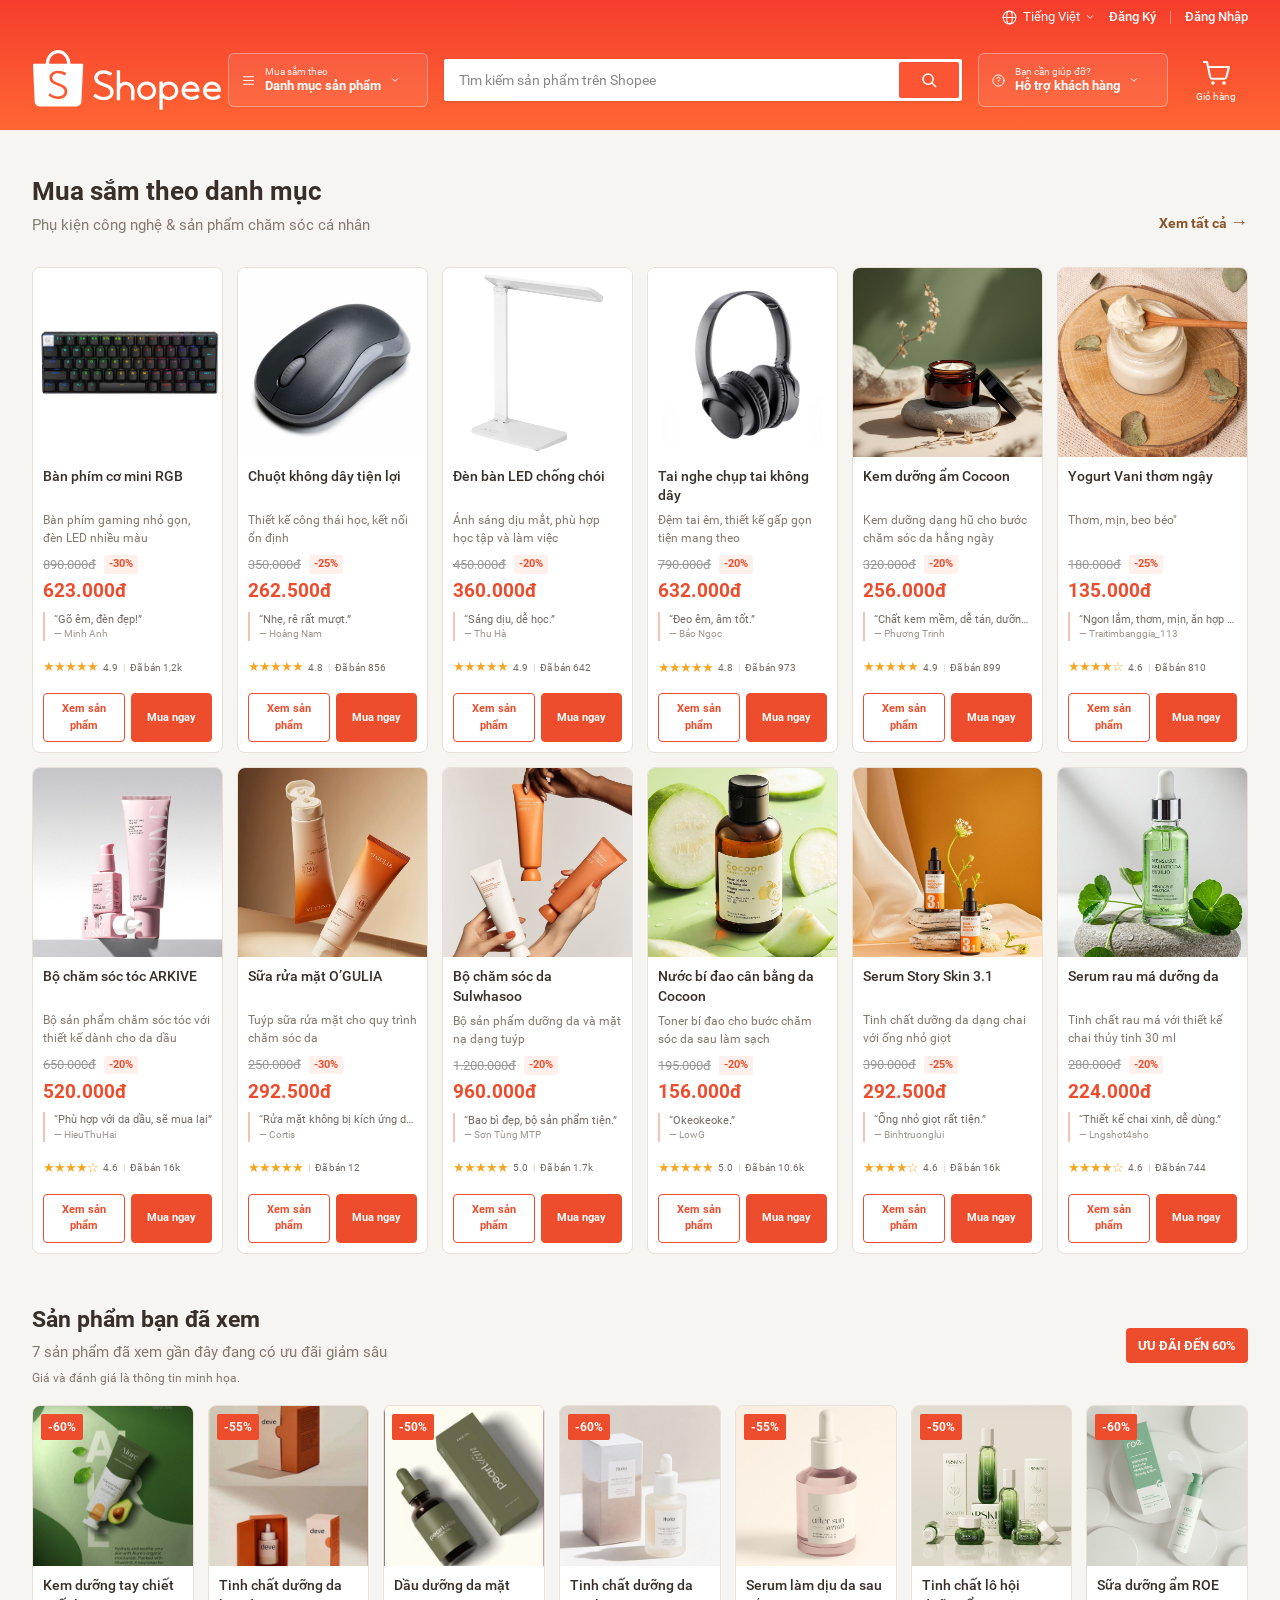
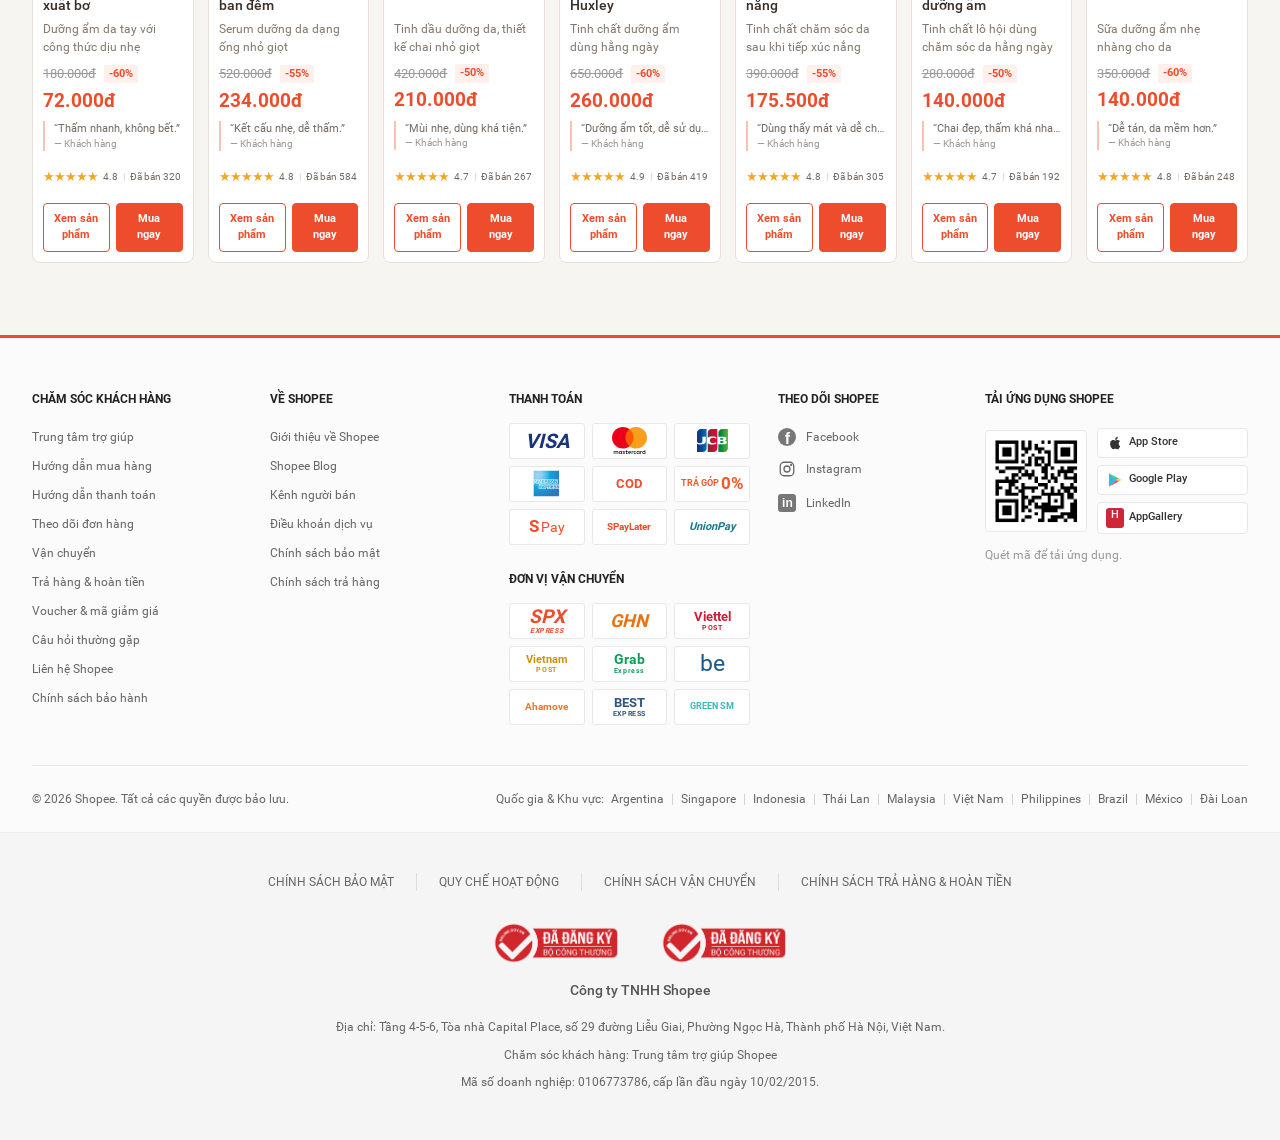
<file: Shopee-Product_Card/index.html>
<!DOCTYPE html>
<html lang="vi">
<head>
    <meta charset="UTF-8">
    <meta name="viewport" content="width=device-width, initial-scale=1.0">
    <title>Shopee - Mua sắm theo danh mục</title>
    <link rel="stylesheet" href="./style.css">
    <script src="./script.js" defer></script>
</head>
<body id="page-top">
    <header class="site-header" data-layout="shopee-reference">
        <div class="header-inner">
            <nav class="utility-bar" aria-label="Tiện ích Shopee">
                <div class="utility-group seller-links">
                    <a href="https://banhang.shopee.vn/" target="_blank" rel="noopener noreferrer">Kênh Người Bán</a>
                    <span class="utility-divider" aria-hidden="true"></span>
                    <a href="https://banhang.shopee.vn/" target="_blank" rel="noopener noreferrer">Trở thành Người bán Shopee</a>
                    <span class="utility-divider" aria-hidden="true"></span>
                    <a href="#footer-app">Tải ứng dụng</a>
                    <span class="utility-divider" aria-hidden="true"></span>
                    <span class="connect-label">Kết nối</span>
                    <a class="header-social header-facebook" href="https://www.facebook.com/ShopeeVN" target="_blank" rel="noopener noreferrer" aria-label="Shopee trên Facebook">f</a>
                    <a class="header-social" href="https://www.instagram.com/shopee_vn/" target="_blank" rel="noopener noreferrer" aria-label="Shopee trên Instagram"><svg viewBox="0 0 24 24" aria-hidden="true"><rect x="4" y="4" width="16" height="16" rx="4" fill="none" stroke="currentColor" stroke-width="2"/><circle cx="12" cy="12" r="4" fill="none" stroke="currentColor" stroke-width="2"/><circle cx="17.5" cy="6.5" r="1" fill="currentColor"/></svg></a>
                </div>
                <div class="utility-group buyer-links">
                    <a class="notification-link" href="https://shopee.vn/user/notifications/order" target="_blank" rel="noopener noreferrer"><svg viewBox="0 0 24 24" aria-hidden="true"><path d="M5 17h14l-2-3V9a5 5 0 0 0-10 0v5l-2 3Zm5 3h4"/></svg>Thông Báo</a>
                    <a class="help-link" href="https://help.shopee.vn/portal/4" target="_blank" rel="noopener noreferrer"><span class="help-symbol" aria-hidden="true">?</span>Hỗ Trợ</a>
                    <span class="language-label"><svg viewBox="0 0 24 24" aria-hidden="true"><circle cx="12" cy="12" r="9"/><ellipse cx="12" cy="12" rx="4" ry="9"/><path d="M3 12h18"/></svg>Tiếng Việt<svg class="chevron" viewBox="0 0 16 16" aria-hidden="true"><path d="m4 6 4 4 4-4"/></svg></span>
                    <a class="register-link" href="https://shopee.vn/buyer/signup" target="_blank" rel="noopener noreferrer">Đăng Ký</a>
                    <span class="utility-divider" aria-hidden="true"></span>
                    <a class="login-link" href="https://shopee.vn/buyer/login" target="_blank" rel="noopener noreferrer">Đăng Nhập</a>
                </div>
            </nav>
            <div class="header-main">
                <a class="brand" href="#page-top" aria-label="Shopee - Trang chủ"><img src="images/brand/shopee-white.svg" alt="Shopee" width="192" height="65"></a>
                <div class="search-column">
                    <form class="search-form" action="#categories" method="get" role="search">
                    <label class="visually-hidden" for="site-search">Tìm kiếm sản phẩm</label>
                    <input id="site-search" type="search" name="q" placeholder="Tìm kiếm sản phẩm trên Shopee" autocomplete="off">
                    <button type="submit" aria-label="Tìm kiếm">
                        <svg viewBox="0 0 24 24" aria-hidden="true">
                            <circle cx="10.8" cy="10.8" r="6.8" fill="none" stroke="currentColor" stroke-width="2"/>
                            <path d="m16 16 5 5" fill="none" stroke="currentColor" stroke-linecap="round" stroke-width="2"/>
                        </svg>
                    </button>
                </form>
                    <nav class="header-categories" aria-label="Danh mục sản phẩm và chăm sóc khách hàng">
                        <details class="header-menu product-menu" name="header-menu">
                    <summary>
                        <svg class="utility-icon" viewBox="0 0 24 24" aria-hidden="true"><path d="M4 6h16M4 12h16M4 18h16"/></svg>
                        <span class="menu-label">
                            <span class="menu-kicker">Mua sắm theo</span>
                            <span class="menu-title"><span class="catalog-long">Danh mục sản phẩm</span><span class="catalog-short">Danh mục</span></span>
                        </span>
                        <svg class="chevron" viewBox="0 0 16 16" aria-hidden="true"><path d="m4 6 4 4 4-4"/></svg>
                    </summary>
                    <div class="dropdown-panel catalog-panel" role="region" aria-labelledby="catalog-title">
                        <div class="catalog-heading"><h2 id="catalog-title">DANH MỤC</h2><button class="catalog-reset" type="button" data-category="all" data-category-label="Tất cả sản phẩm" aria-pressed="true">Tất cả sản phẩm</button></div>
                        <div class="catalog-carousel">
                            <div class="catalog-grid" role="group" aria-label="Danh mục sản phẩm">
                            <button class="catalog-tile" type="button" data-category="11035567" data-category-label="Thời Trang Nam" aria-pressed="false"><img src="images/categories/11035567.png" alt="" width="88" height="88"><span>Thời Trang Nam</span></button>
                            <button class="catalog-tile" type="button" data-category="11035639" data-category-label="Thời Trang Nữ" aria-pressed="false"><img src="images/categories/11035639.png" alt="" width="88" height="88"><span>Thời Trang Nữ</span></button>
                            <button class="catalog-tile" type="button" data-category="11036030" data-category-label="Điện Thoại &amp; Phụ Kiện" aria-pressed="false"><img src="images/categories/11036030.png" alt="" width="88" height="88"><span>Điện Thoại &amp; Phụ Kiện</span></button>
                            <button class="catalog-tile" type="button" data-category="11036194" data-category-label="Mẹ &amp; Bé" aria-pressed="false"><img src="images/categories/11036194.png" alt="" width="88" height="88"><span>Mẹ &amp; Bé</span></button>
                            <button class="catalog-tile" type="button" data-category="11036132" data-category-label="Thiết Bị Điện Tử" aria-pressed="false"><img src="images/categories/11036132.png" alt="" width="88" height="88"><span>Thiết Bị Điện Tử</span></button>
                            <button class="catalog-tile" type="button" data-category="11036670" data-category-label="Nhà Cửa &amp; Đời Sống" aria-pressed="false"><img src="images/categories/11036670.png" alt="" width="88" height="88"><span>Nhà Cửa &amp; Đời Sống</span></button>
                            <button class="catalog-tile" type="button" data-category="11035954" data-category-label="Máy Tính &amp; Laptop" aria-pressed="false"><img src="images/categories/11035954.png" alt="" width="88" height="88"><span>Máy Tính &amp; Laptop</span></button>
                            <button class="catalog-tile" type="button" data-category="11036279" data-category-label="Sắc Đẹp" aria-pressed="false"><img src="images/categories/11036279.png" alt="" width="88" height="88"><span>Sắc Đẹp</span></button>
                            <button class="catalog-tile" type="button" data-category="11036101" data-category-label="Máy Ảnh &amp; Máy Quay Phim" aria-pressed="false"><img src="images/categories/11036101.png" alt="" width="88" height="88"><span>Máy Ảnh &amp; Máy Quay Phim</span></button>
                            <button class="catalog-tile" type="button" data-category="11036345" data-category-label="Sức Khỏe" aria-pressed="false"><img src="images/categories/11036345.png" alt="" width="88" height="88"><span>Sức Khỏe</span></button>
                            <button class="catalog-tile" type="button" data-category="11035788" data-category-label="Đồng Hồ" aria-pressed="false"><img src="images/categories/11035788.png" alt="" width="88" height="88"><span>Đồng Hồ</span></button>
                            <button class="catalog-tile" type="button" data-category="11035825" data-category-label="Giày Dép Nữ" aria-pressed="false"><img src="images/categories/11035825.png" alt="" width="88" height="88"><span>Giày Dép Nữ</span></button>
                            <button class="catalog-tile" type="button" data-category="11035801" data-category-label="Giày Dép Nam" aria-pressed="false"><img src="images/categories/11035801.png" alt="" width="88" height="88"><span>Giày Dép Nam</span></button>
                            <button class="catalog-tile" type="button" data-category="11035761" data-category-label="Túi Ví Nữ" aria-pressed="false"><img src="images/categories/11035761.png" alt="" width="88" height="88"><span>Túi Ví Nữ</span></button>
                            <button class="catalog-tile" type="button" data-category="11036971" data-category-label="Thiết Bị Điện Gia Dụng" aria-pressed="false"><img src="images/categories/11036971.png" alt="" width="88" height="88"><span>Thiết Bị Điện Gia Dụng</span></button>
                            <button class="catalog-tile" type="button" data-category="11035853" data-category-label="Phụ Kiện &amp; Trang Sức Nữ" aria-pressed="false"><img src="images/categories/11035853.png" alt="" width="88" height="88"><span>Phụ Kiện &amp; Trang Sức Nữ</span></button>
                            <button class="catalog-tile" type="button" data-category="11035478" data-category-label="Thể Thao &amp; Du Lịch" aria-pressed="false"><img src="images/categories/11035478.png" alt="" width="88" height="88"><span>Thể Thao &amp; Du Lịch</span></button>
                            <button class="catalog-tile" type="button" data-category="11036525" data-category-label="Bách Hóa Online" aria-pressed="false"><img src="images/categories/11036525.png" alt="" width="88" height="88"><span>Bách Hóa Online</span></button>
                            <button class="catalog-tile" type="button" data-category="11036793" data-category-label="Ô Tô &amp; Xe Máy &amp; Xe Đạp" aria-pressed="false"><img src="images/categories/11036793.png" alt="" width="88" height="88"><span>Ô Tô &amp; Xe Máy &amp; Xe Đạp</span></button>
                            <button class="catalog-tile" type="button" data-category="11036863" data-category-label="Nhà Sách Online" aria-pressed="false"><img src="images/categories/11036863.png" alt="" width="88" height="88"><span>Nhà Sách Online</span></button>
                            </div>
                            <button class="catalog-arrow catalog-prev" type="button" data-scroll="-1" aria-label="Xem danh mục trước" hidden>‹</button>
                            <button class="catalog-arrow catalog-next" type="button" data-scroll="1" aria-label="Xem danh mục tiếp theo" hidden>›</button>
                        </div>
                    </div>
                </details>
                        <span class="utility-divider" aria-hidden="true"></span>
                        <details class="header-menu support-menu" name="header-menu">
                    <summary>
                        <svg class="utility-icon" viewBox="0 0 24 24" aria-hidden="true"><circle cx="12" cy="12" r="9"/><path d="M9.5 9a2.5 2.5 0 1 1 4.2 1.8c-1 .7-1.7 1.2-1.7 2.7M12 17h.01"/></svg>
                        <span class="menu-label">
                            <span class="menu-kicker">Bạn cần giúp đỡ?</span>
                            <span class="menu-title"><span class="support-long">Hỗ trợ khách hàng</span><span class="support-short">Hỗ trợ KH</span></span>
                        </span>
                        <svg class="chevron" viewBox="0 0 16 16" aria-hidden="true"><path d="m4 6 4 4 4-4"/></svg>
                    </summary>
                    <div class="dropdown-panel support-panel" role="region" aria-labelledby="support-title">
                        <h2 id="support-title">Hỗ trợ khách hàng</h2>
                        <div class="support-grid">
                            <a class="support-tile" href="https://help.shopee.vn/portal/4/article/79180" target="_blank" rel="noopener noreferrer"><span class="support-icon shopping"><svg viewBox="0 0 24 24" aria-hidden="true"><path d="M5 10v10h14V10M3 10l2-7h14l2 7M3 10c0 3 4 3 4 0 0 3 5 3 5 0 0 3 5 3 5 0 0 3 4 3 4 0M9 20v-6h6v6"/></svg></span><span>Mua Sắm Cùng Shopee</span></a>
                            <a class="support-tile" href="https://help.shopee.vn/portal/4/article/79336" target="_blank" rel="noopener noreferrer"><span class="support-icon offers"><svg viewBox="0 0 24 24" aria-hidden="true"><path d="M3 3h8l10 10-8 8L3 11V3Z"/><circle cx="7.5" cy="7.5" r="1"/></svg></span><span>Khuyến Mãi &amp; Ưu Đãi</span></a>
                            <a class="support-tile" href="https://help.shopee.vn/portal/4/article/79197" target="_blank" rel="noopener noreferrer"><span class="support-icon payment"><svg viewBox="0 0 24 24" aria-hidden="true"><rect x="3" y="6" width="18" height="15" rx="2"/><path d="M5 6V3h13M14 10h-3a2 2 0 0 0 0 4h2a2 2 0 0 1 0 4h-3M12 9v1m0 8v1"/></svg></span><span>Thanh Toán</span></a>
                            <a class="support-tile" href="https://help.shopee.vn/portal/4/article/79308" target="_blank" rel="noopener noreferrer"><span class="support-icon shipping"><svg viewBox="0 0 24 24" aria-hidden="true"><path d="M2 5h13v13H2V5Zm13 5h4l3 4v4h-7M15 10v5h7"/><circle cx="6" cy="19" r="2"/><circle cx="18" cy="19" r="2"/></svg></span><span>Đơn Hàng &amp; Vận Chuyển</span></a>
                            <a class="support-tile" href="https://help.shopee.vn/portal/4/article/189473" target="_blank" rel="noopener noreferrer"><span class="support-icon returns"><svg viewBox="0 0 24 24" aria-hidden="true"><circle cx="12" cy="12" r="10"/><path d="M8 17V7m-3 3 3-3 3 3m5-3v10m-3-3 3 3 3-3"/></svg></span><span>Trả Hàng &amp; Hoàn Tiền</span></a>
                            <a class="support-tile" href="https://help.shopee.vn/portal/4/article/79647" target="_blank" rel="noopener noreferrer"><span class="support-icon information"><svg viewBox="0 0 24 24" aria-hidden="true"><path d="M13 21H3V3h14v7M6 7h8M6 11h5"/><circle cx="17" cy="17" r="6"/><path d="M15.5 15.5a1.5 1.5 0 1 1 2.5 1c-.6.4-1 .7-1 1.5M17 20h.01"/></svg></span><span>Thông Tin Chung</span></a>
                        </div>
                    </div>
                </details>
                    </nav>
                </div>
                <a class="cart-link" href="#categories" aria-label="Giỏ hàng">
                    <svg viewBox="0 0 32 32" aria-hidden="true">
                        <path d="M4 6h3l3.2 15.1a2 2 0 0 0 2 1.6h12.2a2 2 0 0 0 1.9-1.4L29 11H9" fill="none" stroke="currentColor" stroke-linecap="round" stroke-linejoin="round" stroke-width="2"/>
                        <circle cx="13" cy="27" r="1.8" fill="currentColor"/>
                        <circle cx="24" cy="27" r="1.8" fill="currentColor"/>
                    </svg>
                    <span>Giỏ hàng</span>
                </a>
            </div>
        </div>
    </header>

    <main class="container">
        <section class="categories" aria-labelledby="categories-title">
            <div class="section-heading">
                <div>
                    <h1 id="categories-title">Mua sắm theo danh mục</h1>
                    <p>Phụ kiện công nghệ &amp; sản phẩm chăm sóc cá nhân</p>
                </div>
                <a class="view-all" href="#categories" data-reset-filters>Xem tất cả <span aria-hidden="true">→</span></a>
            </div>
            <p class="search-status" role="status" aria-live="polite" aria-atomic="true"></p>
            <div class="category-grid" id="categories">
                <article class="category-card" data-product-category="keyboard" data-product-department="11035954">
                    <div class="image-box">
                        <img src="images/2.jpg" alt="Bàn phím cơ nhiều màu">
                    </div>
                    <div class="product-info">
                        <h2>Bàn phím cơ mini RGB</h2>
                        <p class="product-description">Bàn phím gaming nhỏ gọn, đèn LED nhiều màu</p>
                        <div class="price-row">
                            <span class="old-price">890.000đ</span>
                            <span class="discount-label">-30%</span>
                        </div>
                        <div class="price-review-row">
                            <p class="current-price">623.000đ</p>
                            <blockquote class="customer-review">
                                <span>“Gõ êm, đèn đẹp!”</span>
                                <cite>— Minh Anh</cite>
                            </blockquote>
                        </div>
                        <div class="product-rating" aria-label="Đánh giá 4,9 trên 5">
                            <span class="stars" aria-hidden="true">★★★★★</span>
                            <span>4.9</span>
                            <span class="rating-divider">|</span>
                            <span>Đã bán 1,2k</span>
                        </div>
                        <div class="product-actions">
                            <button class="action-button view-button" type="button">Xem sản phẩm</button>
                            <button class="action-button buy-button" type="button">Mua ngay</button>
                        </div>
                    </div>
                </article>

                <article class="category-card" data-product-category="mouse" data-product-department="11035954">
                    <div class="image-box">
                        <img src="images/3.jpg" alt="Chuột máy tính không dây">
                    </div>
                    <div class="product-info">
                        <h2>Chuột không dây tiện lợi</h2>
                        <p class="product-description">Thiết kế công thái học, kết nối ổn định</p>
                        <div class="price-row">
                            <span class="old-price">350.000đ</span>
                            <span class="discount-label">-25%</span>
                        </div>
                        <div class="price-review-row">
                            <p class="current-price">262.500đ</p>
                            <blockquote class="customer-review">
                                <span>“Nhẹ, rê rất mượt.”</span>
                                <cite>— Hoàng Nam</cite>
                            </blockquote>
                        </div>
                        <div class="product-rating" aria-label="Đánh giá 4,8 trên 5">
                            <span class="stars" aria-hidden="true">★★★★★</span>
                            <span>4.8</span>
                            <span class="rating-divider">|</span>
                            <span>Đã bán 856</span>
                        </div>
                        <div class="product-actions">
                            <button class="action-button view-button" type="button">Xem sản phẩm</button>
                            <button class="action-button buy-button" type="button">Mua ngay</button>
                        </div>
                    </div>
                </article>

                <article class="category-card" data-product-category="lighting" data-product-department="11036971">
                    <div class="image-box">
                        <img src="images/4.jpg" alt="Đèn bàn LED">
                    </div>
                    <div class="product-info">
                        <h2>Đèn bàn LED chống chói</h2>
                        <p class="product-description">Ánh sáng dịu mắt, phù hợp học tập và làm việc</p>
                        <div class="price-row">
                            <span class="old-price">450.000đ</span>
                            <span class="discount-label">-20%</span>
                        </div>
                        <div class="price-review-row">
                            <p class="current-price">360.000đ</p>
                            <blockquote class="customer-review">
                                <span>“Sáng dịu, dễ học.”</span>
                                <cite>— Thu Hà</cite>
                            </blockquote>
                        </div>
                        <div class="product-rating" aria-label="Đánh giá 4,9 trên 5">
                            <span class="stars" aria-hidden="true">★★★★★</span>
                            <span>4.9</span>
                            <span class="rating-divider">|</span>
                            <span>Đã bán 642</span>
                        </div>
                        <div class="product-actions">
                            <button class="action-button view-button" type="button">Xem sản phẩm</button>
                            <button class="action-button buy-button" type="button">Mua ngay</button>
                        </div>
                    </div>
                </article>

                <article class="category-card" data-product-category="audio" data-product-department="11036132">
                    <div class="image-box">
                        <img src="images/1.jpg" alt="Tai nghe chụp tai không dây">
                    </div>
                    <div class="product-info">
                        <h2>Tai nghe chụp tai không dây</h2>
                        <p class="product-description">Đệm tai êm, thiết kế gấp gọn tiện mang theo</p>
                        <div class="price-row">
                            <span class="old-price">790.000đ</span>
                            <span class="discount-label">-20%</span>
                        </div>
                        <div class="price-review-row">
                            <p class="current-price">632.000đ</p>
                            <blockquote class="customer-review">
                                <span>“Đeo êm, âm tốt.”</span>
                                <cite>— Bảo Ngọc</cite>
                            </blockquote>
                        </div>
                        <div class="product-rating" aria-label="Đánh giá 4,8 trên 5">
                            <span class="stars" aria-hidden="true">★★★★★</span>
                            <span>4.8</span>
                            <span class="rating-divider">|</span>
                            <span>Đã bán 973</span>
                        </div>
                        <div class="product-actions">
                            <button class="action-button view-button" type="button">Xem sản phẩm</button>
                            <button class="action-button buy-button" type="button">Mua ngay</button>
                        </div>
                    </div>
                </article>
                <article class="category-card" data-product-category="face-cream" data-product-department="11036279">
                    <div class="image-box">
                        <img src="images/5.jpg" alt="Kem dưỡng da Cocoon" loading="lazy">
                    </div>
                    <div class="product-info">
                        <h2>Kem dưỡng ẩm Cocoon</h2>
                        <p class="product-description">Kem dưỡng dạng hũ cho bước chăm sóc da hằng ngày</p>
                        <div class="price-row">
                            <span class="old-price">320.000đ</span>
                            <span class="discount-label">-20%</span>
                        </div>
                        <div class="price-review-row">
                            <p class="current-price">256.000đ</p>
                            <blockquote class="customer-review">
                                <span>“Chất kem mềm, dễ tán, dưỡng ẩm tốt.”</span>
                                <cite>— Phương Trinh</cite>
                            </blockquote>
                        </div>
                        <div class="product-rating" aria-label="Đánh giá 4,9 trên 5">
                            <span class="stars" aria-hidden="true">★★★★★</span>
                            <span>4.9</span>
                            <span class="rating-divider">|</span>
                            <span>Đã bán 899</span>
                        </div>
                        <div class="product-actions">
                            <button class="action-button view-button" type="button">Xem sản phẩm</button>
                            <button class="action-button buy-button" type="button">Mua ngay</button>
                        </div>
                    </div>
                </article>

                <article class="category-card" data-product-category="body-cream" data-product-department="11036279">
                    <div class="image-box">
                        <img src="images/6.jpg" alt="Yogurt Vani" loading="lazy">
                    </div>
                    <div class="product-info">
                        <h2>Yogurt Vani thơm ngậy</h2>
                        <p class="product-description">Thơm, mịn, beo béo"
                        </p>
                        <div class="price-row">
                            <span class="old-price">180.000đ</span>
                            <span class="discount-label">-25%</span>
                        </div>
                        <div class="price-review-row">
                            <p class="current-price">135.000đ</p>
                            <blockquote class="customer-review">
                                <span>“Ngon lắm, thơm, mịn, ăn hợp trái cây sấy.”</span>
                                <cite>— Traitimbanggia_113</cite>
                            </blockquote>
                        </div>
                        <div class="product-rating">
                            <span class="stars" aria-hidden="true">★★★★☆</span>
                            <span>4.6</span>
                            <span class="rating-divider">|</span>
                            <span>Đã bán 810</span>
                        </div>
                        <div class="product-actions">
                            <button class="action-button view-button" type="button">Xem sản phẩm</button>
                            <button class="action-button buy-button" type="button">Mua ngay</button>
                        </div>
                    </div>
                </article>

                <article class="category-card" data-product-category="hair-care" data-product-department="11036279">
                    <div class="image-box">
                        <img src="images/7.jpg" alt="Bộ chăm sóc tóc ARKIVE" loading="lazy">
                    </div>
                    <div class="product-info">
                        <h2>Bộ chăm sóc tóc ARKIVE</h2>
                        <p class="product-description">Bộ sản phẩm chăm sóc tóc với thiết kế dành cho da dầu</p>
                        <div class="price-row">
                            <span class="old-price">650.000đ</span>
                            <span class="discount-label">-20%</span>
                        </div>
                        <div class="price-review-row">
                            <p class="current-price">520.000đ</p>
                            <blockquote class="customer-review">
                                <span>“Phù hợp với da dầu, sẽ mua lại”</span>
                                <cite>— HieuThuHai
                                </cite>
                            </blockquote>
                        </div>
                        <div class="product-rating">
                            <span class="stars" aria-hidden="true">★★★★☆</span>
                            <span>4.6</span>
                            <span class="rating-divider">|</span>
                            <span>Đã bán 16k</span>
                        </div>
                        <div class="product-actions">
                            <button class="action-button view-button" type="button">Xem sản phẩm</button>
                            <button class="action-button buy-button" type="button">Mua ngay</button>
                        </div>
                    </div>
                </article>

                <article class="category-card" data-product-category="facial-cleanser" data-product-department="11036279">
                    <div class="image-box">
                        <img src="images/8.jpg" alt="Sữa rửa mặt O’GULIA" loading="lazy">
                    </div>
                    <div class="product-info">
                        <h2>Sữa rửa mặt O’GULIA</h2>
                        <p class="product-description">Tuýp sữa rửa mặt cho quy trình chăm sóc da</p>
                        <div class="price-row">
                            <span class="old-price">250.000đ</span>
                            <span class="discount-label">-30%</span>
                        </div>
                        <div class="price-review-row">
                            <p class="current-price">292.500đ</p>
                            <blockquote class="customer-review">
                                <span>“Rửa mặt không bị kích ứng da.”</span>
                                <cite>— Cortis</cite>
                            </blockquote>
                        </div>
                        <div class="product-rating">
                            <span class="stars" aria-hidden="true">★★★★★</span>
                            <span class="rating-divider">|</span>
                            <span>Đã bán 12</span>
                        </div>
                        <div class="product-actions">
                            <button class="action-button view-button" type="button">Xem sản phẩm</button>
                            <button class="action-button buy-button" type="button">Mua ngay</button>
                        </div>
                    </div>
                </article>

                <article class="category-card" data-product-category="sleeping-mask" data-product-department="11036279">
                    <div class="image-box">
                        <img src="images/9.jpg" alt="Bộ chăm sóc da Sulwhasoo" loading="lazy">
                    </div>
                    <div class="product-info">
                        <h2>Bộ chăm sóc da Sulwhasoo</h2>
                        <p class="product-description">Bộ sản phẩm dưỡng da và mặt nạ dạng tuýp</p>
                        <div class="price-row">
                            <span class="old-price">1.200.000đ</span>
                            <span class="discount-label">-20%</span>
                        </div>
                        <div class="price-review-row">
                            <p class="current-price">960.000đ</p>
                            <blockquote class="customer-review">
                                <span>“Bao bì đẹp, bộ sản phẩm tiện.”</span>
                                <cite>— Sơn Tùng MTP</cite>
                            </blockquote>
                        </div>
                        <div class="product-rating">
                            <span class="stars" aria-hidden="true">★★★★★</span>
                            <span>5.0</span>
                            <span class="rating-divider">|</span>
                            <span>Đã bán 1.7k</span>
                        </div>
                        <div class="product-actions">
                            <button class="action-button view-button" type="button">Xem sản phẩm</button>
                            <button class="action-button buy-button" type="button">Mua ngay</button>
                        </div>
                    </div>
                </article>

                <article class="category-card" data-product-category="toner" data-product-department="11036279">
                    <div class="image-box">
                        <img src="images/10.jpg" alt="Nước bí đao cân bằng da Cocoon" loading="lazy">
                    </div>
                    <div class="product-info">
                        <h2>Nước bí đao cân bằng da Cocoon</h2>
                        <p class="product-description">Toner bí đao cho bước chăm sóc da sau làm sạch</p>
                        <div class="price-row">
                            <span class="old-price">195.000đ</span>
                            <span class="discount-label">-20%</span>
                        </div>
                        <div class="price-review-row">
                            <p class="current-price">156.000đ</p>
                            <blockquote class="customer-review">
                                <span>“Okeokeoke.”</span>
                                <cite>— LowG</cite>
                            </blockquote>
                        </div>
                        <div class="product-rating">
                            <span class="stars" aria-hidden="true">★★★★★</span>
                            <span>5.0</span>
                            <span class="rating-divider">|</span>
                            <span>Đã bán 10.6k</span>
                        </div>
                        <div class="product-actions">
                            <button class="action-button view-button" type="button">Xem sản phẩm</button>
                            <button class="action-button buy-button" type="button">Mua ngay</button>
                        </div>
                    </div>
                </article>

                <article class="category-card" data-product-category="recovery-serum" data-product-department="11036279">
                    <div class="image-box">
                        <img src="images/11.jpg" alt="Serum Story Skin 3.1" loading="lazy">
                    </div>
                    <div class="product-info">
                        <h2>Serum Story Skin 3.1</h2>
                        <p class="product-description">Tinh chất dưỡng da dạng chai với ống nhỏ giọt</p>
                        <div class="price-row">
                            <span class="old-price">390.000đ</span>
                            <span class="discount-label">-25%</span>
                        </div>
                        <div class="price-review-row">
                            <p class="current-price">292.500đ</p>
                            <blockquote class="customer-review">
                                <span>“Ống nhỏ giọt rất tiện.”</span>
                                <cite>— Binhtruonglui</cite>
                            </blockquote>
                        </div>
                        <div class="product-rating">
                            <span class="stars" aria-hidden="true">★★★★☆</span>
                            <span>4.6</span>
                            <span class="rating-divider">|</span>
                            <span>Đã bán 16k</span>
                        </div>
                        <div class="product-actions">
                            <button class="action-button view-button" type="button">Xem sản phẩm</button>
                            <button class="action-button buy-button" type="button">Mua ngay</button>
                        </div>
                    </div>
                </article>

                <article class="category-card" data-product-category="centella-serum" data-product-department="11036279">
                    <div class="image-box">
                        <img src="images/12.jpg" alt="Serum rau má dưỡng da" loading="lazy">
                    </div>
                    <div class="product-info">
                        <h2>Serum rau má dưỡng da</h2>
                        <p class="product-description">Tinh chất rau má với thiết kế chai thủy tinh 30 ml</p>
                        <div class="price-row">
                            <span class="old-price">280.000đ</span>
                            <span class="discount-label">-20%</span>
                        </div>
                        <div class="price-review-row">
                            <p class="current-price">224.000đ</p>
                            <blockquote class="customer-review">
                                <span>“Thiết kế chai xinh, dễ dùng.”</span>
                                <cite>— Lngshot4sho</cite>
                            </blockquote>
                        </div>
                        <div class="product-rating">
                            <span class="stars" aria-hidden="true">★★★★☆</span>
                            <span>4.6</span>
                            <span class="rating-divider">|</span>
                            <span>Đã bán 744</span>
                        </div>
                        <div class="product-actions">
                            <button class="action-button view-button" type="button">Xem sản phẩm</button>
                            <button class="action-button buy-button" type="button">Mua ngay</button>
                        </div>
                    </div>
                </article>
            </div>
            <div class="empty-state" hidden>
                <h2>Chưa tìm thấy sản phẩm</h2>
                <p>Thử từ khóa khác hoặc xem lại tất cả sản phẩm nhé.</p>
                <button class="action-button view-button" type="button" data-reset-filters>Xem tất cả sản phẩm</button>
            </div>
        </section>

        <section class="recent-products" aria-labelledby="recent-products-title">
            <div class="section-heading">
                <div>
                    <h2 id="recent-products-title">Sản phẩm bạn đã xem</h2>
                    <p>7 sản phẩm đã xem gần đây đang có ưu đãi giảm sâu</p>
                </div>
                <span class="recent-deal-badge">ƯU ĐÃI ĐẾN 60%</span>
            </div>
            <p class="demo-note">Giá và đánh giá là thông tin minh họa.</p>
            <div class="category-grid recent-products-grid">
                <article class="category-card" data-product-category="hand-cream" data-product-department="11036279">
                    <div class="image-box">
                        <img src="images/13.jpg" alt="Kem dưỡng tay chiết xuất bơ" loading="lazy">
                        <span class="image-deal">-60%</span>
                    </div>
                    <div class="product-info">
                        <h2>Kem dưỡng tay chiết xuất bơ</h2>
                        <p class="product-description">Dưỡng ẩm da tay với công thức dịu nhẹ</p>
                        <div class="price-row"><span class="old-price">180.000đ</span><span class="discount-label">-60%</span></div>
                        <div class="price-review-row">
                            <p class="current-price">72.000đ</p>
                            <blockquote class="customer-review"><span>“Thấm nhanh, không bết.”</span><cite>— Khách hàng</cite></blockquote>
                        </div>
                        <div class="product-rating" aria-label="Đánh giá 4,8 trên 5"><span class="stars" aria-hidden="true">★★★★★</span><span>4.8</span><span class="rating-divider">|</span><span>Đã bán 320</span></div>
                        <div class="product-actions"><button class="action-button view-button" type="button">Xem sản phẩm</button><button class="action-button buy-button" type="button">Mua ngay</button></div>
                    </div>
                </article>

                <article class="category-card" data-product-category="skin-serum" data-product-department="11036279">
                    <div class="image-box">
                        <img src="images/14.jpg" alt="Tinh chất dưỡng da" loading="lazy">
                        <span class="image-deal">-55%</span>
                    </div>
                    <div class="product-info">
                        <h2>Tinh chất dưỡng da ban đêm</h2>
                        <p class="product-description">Serum dưỡng da dạng ống nhỏ giọt</p>
                        <div class="price-row"><span class="old-price">520.000đ</span><span class="discount-label">-55%</span></div>
                        <div class="price-review-row">
                            <p class="current-price">234.000đ</p>
                            <blockquote class="customer-review"><span>“Kết cấu nhẹ, dễ thấm.”</span><cite>— Khách hàng</cite></blockquote>
                        </div>
                        <div class="product-rating" aria-label="Đánh giá 4,8 trên 5"><span class="stars" aria-hidden="true">★★★★★</span><span>4.8</span><span class="rating-divider">|</span><span>Đã bán 584</span></div>
                        <div class="product-actions"><button class="action-button view-button" type="button">Xem sản phẩm</button><button class="action-button buy-button" type="button">Mua ngay</button></div>
                    </div>
                </article>

                <article class="category-card" data-product-category="face-oil" data-product-department="11036279">
                    <div class="image-box">
                        <img src="images/15.jpg" alt="Dầu dưỡng da mặt" loading="lazy">
                        <span class="image-deal">-50%</span>
                    </div>
                    <div class="product-info">
                        <h2>Dầu dưỡng da mặt</h2>
                        <p class="product-description">Tinh dầu dưỡng da, thiết kế chai nhỏ giọt</p>
                        <div class="price-row"><span class="old-price">420.000đ</span><span class="discount-label">-50%</span></div>
                        <div class="price-review-row">
                            <p class="current-price">210.000đ</p>
                            <blockquote class="customer-review"><span>“Mùi nhẹ, dùng khá tiện.”</span><cite>— Khách hàng</cite></blockquote>
                        </div>
                        <div class="product-rating" aria-label="Đánh giá 4,7 trên 5"><span class="stars" aria-hidden="true">★★★★★</span><span>4.7</span><span class="rating-divider">|</span><span>Đã bán 267</span></div>
                        <div class="product-actions"><button class="action-button view-button" type="button">Xem sản phẩm</button><button class="action-button buy-button" type="button">Mua ngay</button></div>
                    </div>
                </article>

                <article class="category-card" data-product-category="face-essence" data-product-department="11036279">
                    <div class="image-box">
                        <img src="images/16.jpg" alt="Tinh chất dưỡng da Huxley" loading="lazy">
                        <span class="image-deal">-60%</span>
                    </div>
                    <div class="product-info">
                        <h2>Tinh chất dưỡng da Huxley</h2>
                        <p class="product-description">Tinh chất dưỡng ẩm dùng hằng ngày</p>
                        <div class="price-row"><span class="old-price">650.000đ</span><span class="discount-label">-60%</span></div>
                        <div class="price-review-row">
                            <p class="current-price">260.000đ</p>
                            <blockquote class="customer-review"><span>“Dưỡng ẩm tốt, dễ sử dụng.”</span><cite>— Khách hàng</cite></blockquote>
                        </div>
                        <div class="product-rating" aria-label="Đánh giá 4,9 trên 5"><span class="stars" aria-hidden="true">★★★★★</span><span>4.9</span><span class="rating-divider">|</span><span>Đã bán 419</span></div>
                        <div class="product-actions"><button class="action-button view-button" type="button">Xem sản phẩm</button><button class="action-button buy-button" type="button">Mua ngay</button></div>
                    </div>
                </article>

                <article class="category-card" data-product-category="after-sun-serum" data-product-department="11036279">
                    <div class="image-box">
                        <img src="images/17.jpg" alt="Serum làm dịu da sau nắng" loading="lazy">
                        <span class="image-deal">-55%</span>
                    </div>
                    <div class="product-info">
                        <h2>Serum làm dịu da sau nắng</h2>
                        <p class="product-description">Tinh chất chăm sóc da sau khi tiếp xúc nắng</p>
                        <div class="price-row"><span class="old-price">390.000đ</span><span class="discount-label">-55%</span></div>
                        <div class="price-review-row">
                            <p class="current-price">175.500đ</p>
                            <blockquote class="customer-review"><span>“Dùng thấy mát và dễ chịu.”</span><cite>— Khách hàng</cite></blockquote>
                        </div>
                        <div class="product-rating" aria-label="Đánh giá 4,8 trên 5"><span class="stars" aria-hidden="true">★★★★★</span><span>4.8</span><span class="rating-divider">|</span><span>Đã bán 305</span></div>
                        <div class="product-actions"><button class="action-button view-button" type="button">Xem sản phẩm</button><button class="action-button buy-button" type="button">Mua ngay</button></div>
                    </div>
                </article>

                <article class="category-card" data-product-category="aloe-serum" data-product-department="11036279">
                    <div class="image-box">
                        <img src="images/18.jpg" alt="Tinh chất lô hội dưỡng ẩm" loading="lazy">
                        <span class="image-deal">-50%</span>
                    </div>
                    <div class="product-info">
                        <h2>Tinh chất lô hội dưỡng ẩm</h2>
                        <p class="product-description">Tinh chất lô hội dùng chăm sóc da hằng ngày</p>
                        <div class="price-row"><span class="old-price">280.000đ</span><span class="discount-label">-50%</span></div>
                        <div class="price-review-row">
                            <p class="current-price">140.000đ</p>
                            <blockquote class="customer-review"><span>“Chai đẹp, thấm khá nhanh.”</span><cite>— Khách hàng</cite></blockquote>
                        </div>
                        <div class="product-rating" aria-label="Đánh giá 4,7 trên 5"><span class="stars" aria-hidden="true">★★★★★</span><span>4.7</span><span class="rating-divider">|</span><span>Đã bán 192</span></div>
                        <div class="product-actions"><button class="action-button view-button" type="button">Xem sản phẩm</button><button class="action-button buy-button" type="button">Mua ngay</button></div>
                    </div>
                </article>

                <article class="category-card" data-product-category="whitening-lotion" data-product-department="11036279">
                    <div class="image-box">
                        <img src="images/19.jpg" alt="Sữa dưỡng ẩm ROE" loading="lazy">
                        <span class="image-deal">-60%</span>
                    </div>
                    <div class="product-info">
                        <h2>Sữa dưỡng ẩm ROE</h2>
                        <p class="product-description">Sữa dưỡng ẩm nhẹ nhàng cho da</p>
                        <div class="price-row"><span class="old-price">350.000đ</span><span class="discount-label">-60%</span></div>
                        <div class="price-review-row">
                            <p class="current-price">140.000đ</p>
                            <blockquote class="customer-review"><span>“Dễ tán, da mềm hơn.”</span><cite>— Khách hàng</cite></blockquote>
                        </div>
                        <div class="product-rating" aria-label="Đánh giá 4,8 trên 5"><span class="stars" aria-hidden="true">★★★★★</span><span>4.8</span><span class="rating-divider">|</span><span>Đã bán 248</span></div>
                        <div class="product-actions"><button class="action-button view-button" type="button">Xem sản phẩm</button><button class="action-button buy-button" type="button">Mua ngay</button></div>
                    </div>
                </article>
            </div>
        </section>
    </main>

    <footer class="site-footer" id="site-footer">
        <div class="footer-inner">
            <div class="footer-columns">
                <section class="footer-column" aria-labelledby="footer-service">
                    <h2 id="footer-service">Chăm sóc khách hàng</h2>
                    <ul>
                        <li><a href="https://help.shopee.vn/portal/4" target="_blank" rel="noopener noreferrer">Trung tâm trợ giúp</a></li>
                        <li><a href="https://help.shopee.vn/portal/4/article/79180" target="_blank" rel="noopener noreferrer">Hướng dẫn mua hàng</a></li>
                        <li><a href="https://help.shopee.vn/portal/4/article/79197" target="_blank" rel="noopener noreferrer">Hướng dẫn thanh toán</a></li>
                        <li><a href="https://help.shopee.vn/portal/4/article/79308" target="_blank" rel="noopener noreferrer">Theo dõi đơn hàng</a></li>
                        <li><a href="https://help.shopee.vn/portal/4/article/77250" target="_blank" rel="noopener noreferrer">Vận chuyển</a></li>
                        <li><a href="https://help.shopee.vn/portal/4/article/189473" target="_blank" rel="noopener noreferrer">Trả hàng &amp; hoàn tiền</a></li>
                        <li><a href="https://help.shopee.vn/portal/4/article/79336" target="_blank" rel="noopener noreferrer">Voucher &amp; mã giảm giá</a></li>
                        <li><a href="https://help.shopee.vn/portal/4/article/79647" target="_blank" rel="noopener noreferrer">Câu hỏi thường gặp</a></li>
                        <li><a href="https://help.shopee.vn/portal/4" target="_blank" rel="noopener noreferrer">Liên hệ Shopee</a></li>
                        <li><a href="https://help.shopee.vn/portal/4" target="_blank" rel="noopener noreferrer">Chính sách bảo hành</a></li>
                    </ul>
                </section>
                <section class="footer-column" aria-labelledby="footer-about">
                    <h2 id="footer-about">Về Shopee</h2>
                    <ul>
                        <li><a href="https://help.shopee.vn/portal/4/article/79422" target="_blank" rel="noopener noreferrer">Giới thiệu về Shopee</a></li>
                        <li><a href="https://shopee.vn/blog/" target="_blank" rel="noopener noreferrer">Shopee Blog</a></li>
                        <li><a href="https://banhang.shopee.vn/" target="_blank" rel="noopener noreferrer">Kênh người bán</a></li>
                        <li><a href="https://help.shopee.vn/portal/4/article/77243" target="_blank" rel="noopener noreferrer">Điều khoản dịch vụ</a></li>
                        <li><a href="https://help.shopee.vn/portal/4/article/77244" target="_blank" rel="noopener noreferrer">Chính sách bảo mật</a></li>
                        <li><a href="https://help.shopee.vn/portal/4/article/77251" target="_blank" rel="noopener noreferrer">Chính sách trả hàng</a></li>
                    </ul>
                </section>
                <div class="footer-column footer-partners">
                    <section aria-labelledby="footer-payment">
                        <h2 id="footer-payment">Thanh toán</h2>
                        <ul class="partner-grid" aria-label="Các phương thức thanh toán">
                            <li class="partner-badge visa">VISA</li>
                            <li class="partner-badge"><img src="images/footer/mastercard.svg" alt="Mastercard" width="48" height="27" loading="lazy"></li>
                            <li class="partner-badge"><img src="images/footer/jcb.svg" alt="JCB" width="48" height="27" loading="lazy"></li>
                            <li class="partner-badge"><img src="images/footer/amex.svg" alt="American Express" width="48" height="27" loading="lazy"></li>
                            <li class="partner-badge cod">COD</li>
                            <li class="partner-badge installment">TRẢ GÓP <strong>0%</strong></li>
                            <li class="partner-badge shopeepay">S<span>Pay</span></li>
                            <li class="partner-badge paylater">SPayLater</li>
                            <li class="partner-badge unionpay">UnionPay</li>
                        </ul>
                    </section>
                    <section aria-labelledby="footer-shipping">
                        <h2 id="footer-shipping">Đơn vị vận chuyển</h2>
                        <ul class="partner-grid" aria-label="Các đơn vị vận chuyển">
                            <li class="partner-badge spx">SPX<small>EXPRESS</small></li>
                            <li class="partner-badge ghn">GHN</li>
                            <li class="partner-badge viettel">Viettel<small>POST</small></li>
                            <li class="partner-badge vnpost">Vietnam<small>POST</small></li>
                            <li class="partner-badge grab">Grab<small>Express</small></li>
                            <li class="partner-badge be">be</li>
                            <li class="partner-badge ahamove">Ahamove</li>
                            <li class="partner-badge best">BEST<small>EXPRESS</small></li>
                            <li class="partner-badge greensm">GREEN SM</li>
                        </ul>
                    </section>
                </div>
                <section class="footer-column" aria-labelledby="footer-social">
                    <h2 id="footer-social">Theo dõi Shopee</h2>
                    <ul class="social-links">
                        <li><a href="https://www.facebook.com/ShopeeVN" target="_blank" rel="noopener noreferrer"><span class="social-symbol facebook" aria-hidden="true">f</span>Facebook</a></li>
                        <li><a href="https://www.instagram.com/shopee_vn/" target="_blank" rel="noopener noreferrer"><svg class="social-symbol" viewBox="0 0 24 24" aria-hidden="true"><rect x="3" y="3" width="18" height="18" rx="5"/><circle cx="12" cy="12" r="4"/><circle cx="17.5" cy="6.5" r=".7"/></svg>Instagram</a></li>
                        <li><a href="https://www.linkedin.com/company/shopee/" target="_blank" rel="noopener noreferrer"><span class="social-symbol linkedin" aria-hidden="true">in</span>LinkedIn</a></li>
                    </ul>
                </section>
                <section class="footer-column" aria-labelledby="footer-app">
                    <h2 id="footer-app">Tải ứng dụng Shopee</h2>
                    <div class="app-download">
                        <a class="app-qr" href="https://shopee.vn/web" target="_blank" rel="noopener noreferrer" aria-label="Tải ứng dụng Shopee"><img src="images/footer/app-qr.png" width="104" height="104" alt="Mã QR mở trang tải ứng dụng Shopee" loading="lazy"></a>
                        <div class="app-stores">
                            <a class="store-badge" href="https://apps.apple.com/vn/app/id959841449" target="_blank" rel="noopener noreferrer"><svg viewBox="0 0 24 24" aria-hidden="true"><path d="M16.9 12.7c0-2 1.6-3 1.7-3.1-1-1.5-2.5-1.7-3.1-1.7-1.3-.1-2.5.8-3.2.8s-1.7-.8-2.8-.7c-1.4 0-2.7.8-3.4 2-1.5 2.5-.4 6.3 1 8.4.7 1 1.4 2 2.5 2s1.5-.7 2.8-.7 1.7.7 2.9.7 1.8-.9 2.4-1.9c.8-1.1 1.1-2.2 1.1-2.3-.1 0-1.9-.8-1.9-3.5ZM14.9 6.5c.6-.8 1-1.8.9-2.8-.9 0-2 .6-2.7 1.4-.6.6-1.1 1.7-.9 2.7 1 .1 2.1-.5 2.7-1.3Z" fill="currentColor"/></svg><span>App Store</span></a>
                            <a class="store-badge" href="https://play.google.com/store/apps/details?id=com.shopee.vn" target="_blank" rel="noopener noreferrer"><svg viewBox="0 0 24 24" aria-hidden="true"><path d="m4 3 10 9L4 21Z" fill="#32b8e8"/><path d="m4 3 13 7-3 2Z" fill="#39cb76"/><path d="m14 12 3-2 4 2-4 2Z" fill="#f9cd45"/><path d="m4 21 10-9 3 2Z" fill="#ed5164"/></svg><span>Google Play</span></a>
                            <a class="store-badge" href="https://shopee.vn/web" target="_blank" rel="noopener noreferrer"><span class="huawei-icon" aria-hidden="true">H</span><span>AppGallery</span></a>
                        </div>
                    </div>
                    <p class="download-note">Quét mã để tải ứng dụng.</p>
                </section>
            </div>
            <div class="footer-bottom">
                <p>© 2026 Shopee. Tất cả các quyền được bảo lưu.</p>
                <p class="footer-regions">Quốc gia &amp; Khu vực: <span>Argentina</span><span class="region-separator" aria-hidden="true">|</span><span>Singapore</span><span class="region-separator" aria-hidden="true">|</span><span>Indonesia</span><span class="region-separator" aria-hidden="true">|</span><span>Thái Lan</span><span class="region-separator" aria-hidden="true">|</span><span>Malaysia</span><span class="region-separator" aria-hidden="true">|</span><span>Việt Nam</span><span class="region-separator" aria-hidden="true">|</span><span>Philippines</span><span class="region-separator" aria-hidden="true">|</span><span>Brazil</span><span class="region-separator" aria-hidden="true">|</span><span>México</span><span class="region-separator" aria-hidden="true">|</span><span>Đài Loan</span></p>
            </div>
        </div>
        <div class="footer-legal">
            <div class="footer-inner">
                <nav class="policy-links" aria-label="Chính sách Shopee">
                    <a href="https://help.shopee.vn/portal/4/article/77244" target="_blank" rel="noopener noreferrer">Chính sách bảo mật</a>
                    <a href="https://help.shopee.vn/portal/4/article/77243" target="_blank" rel="noopener noreferrer">Quy chế hoạt động</a>
                    <a href="https://help.shopee.vn/portal/4/article/77250" target="_blank" rel="noopener noreferrer">Chính sách vận chuyển</a>
                    <a href="https://help.shopee.vn/portal/4/article/77251" target="_blank" rel="noopener noreferrer">Chính sách trả hàng &amp; hoàn tiền</a>
                </nav>
                <div class="footer-certifications">
                    <a class="bct-badge" href="https://dichvucong.online.gov.vn/Website/chi-tiet-18367" target="_blank" rel="noopener noreferrer" aria-label="Thông tin đăng ký website Shopee tại Bộ Công Thương"></a>
                    <a class="bct-badge" href="https://dichvucong.online.gov.vn/WebReport/OwnerDetail/413010" target="_blank" rel="noopener noreferrer" aria-label="Thông tin chủ sở hữu website và ứng dụng Shopee"></a>
                </div>
                <p class="company-name">Công ty TNHH Shopee</p>
                <p>Địa chỉ: Tầng 4-5-6, Tòa nhà Capital Place, số 29 đường Liễu Giai, Phường Ngọc Hà, Thành phố Hà Nội, Việt Nam.</p>
                <p>Chăm sóc khách hàng: <a href="https://help.shopee.vn/portal/4" target="_blank" rel="noopener noreferrer">Trung tâm trợ giúp Shopee</a></p>
                <p>Mã số doanh nghiệp: 0106773786, cấp lần đầu ngày 10/02/2015.</p>
            </div>
        </div>
    </footer>
</body>
</html>
</file>
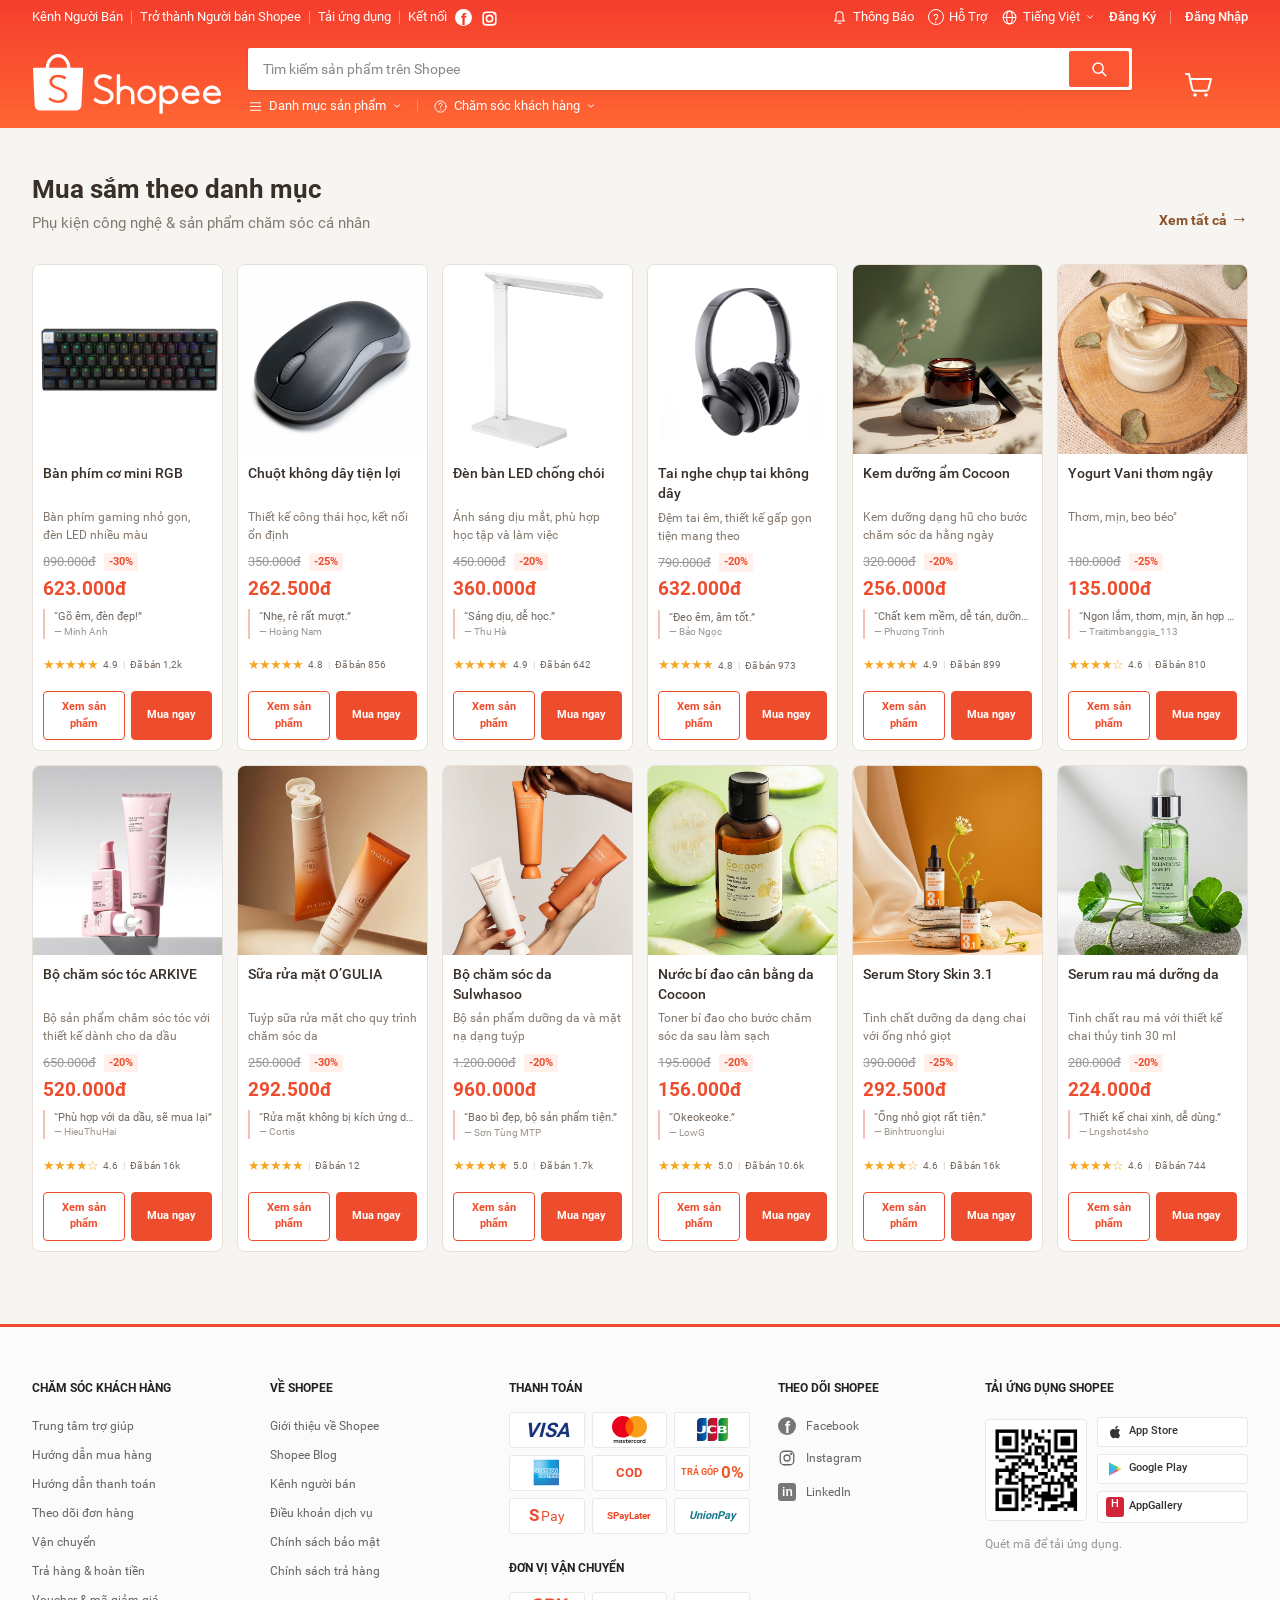
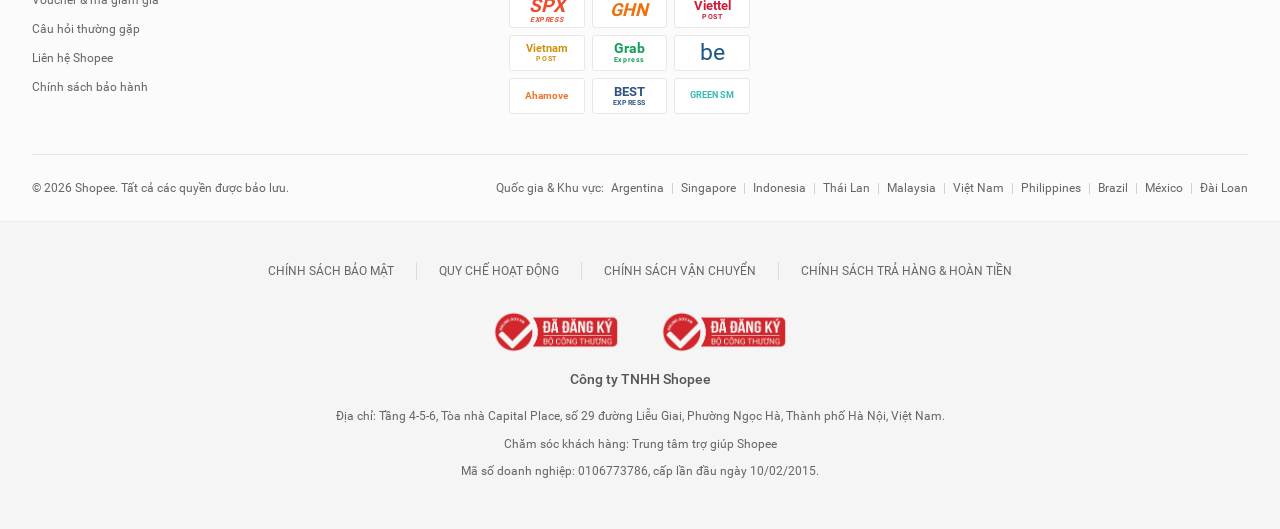
<file: Shopee-Product_Card/xem-trang.html>
<!DOCTYPE html>
<html lang="vi">
<head>
    <meta charset="UTF-8">
    <meta name="viewport" content="width=device-width, initial-scale=1.0">
    <title>Shopee - Mua sắm theo danh mục</title>
    <style>
@font-face { font-family: Roboto; src: url('images/fonts/roboto-regular.woff') format('woff'); font-weight: 400; font-style: normal; font-display: swap; }
@font-face { font-family: Roboto; src: url('images/fonts/roboto-medium.woff') format('woff'); font-weight: 500 600; font-style: normal; font-display: swap; }
@font-face { font-family: Roboto; src: url('images/fonts/roboto-bold.woff') format('woff'); font-weight: 700; font-style: normal; font-display: swap; }

* {
    margin: 0;
    padding: 0;
    box-sizing: border-box;
}
@import url('https://fonts.googleapis.com/css2?family=Be+Vietnam+Pro:wght@400;500;600;700;800&display=swap');

body {
    font-family: 'Be Vietnam Pro', sans-serif;
}
body {
    min-width: 320px;
    background: #f7f5f2;
    color: #382f29;
    font-family: Roboto, Arial, sans-serif;
    line-height: 1.5;
}
h1, h2, h3 {
    font-weight: 700;
}

.product-name {
    font-weight: 500;
}

.product-price {
    font-weight: 800;
    color: #ee4d2d;
}
.site-header { position: sticky; top: 0; z-index: 10; background: linear-gradient(180deg, #f53d2d, #f63); color: #fff; }
.header-inner { position: relative; width: min(100% - 64px, 1280px); margin: 0 auto; }
.utility-bar { display: flex; min-height: 34px; align-items: center; justify-content: space-between; gap: 20px; font-size: 13px; }
.utility-group { display: flex; align-items: center; gap: 10px; }
.utility-group > a { color: inherit; text-decoration: none; white-space: nowrap; }
.utility-group > a:hover { opacity: .8; }
.utility-divider { width: 1px; height: 13px; flex-shrink: 0; background: rgb(255 255 255 / 40%); }
.seller-links { gap: 8px; }
.buyer-links { gap: 14px; }
.buyer-links > a, .language-label { display: inline-flex; align-items: center; gap: 5px; white-space: nowrap; }
.buyer-links svg { width: 17px; height: 17px; fill: none; stroke: currentColor; stroke-width: 1.5; stroke-linecap: round; stroke-linejoin: round; }
.buyer-links .register-link, .buyer-links .login-link { font-weight: 500; }
.help-symbol { display: grid; width: 16px; height: 16px; place-items: center; border: 1.5px solid currentColor; border-radius: 50%; font-size: 12px; }
.header-social { display: grid; width: 17px; height: 17px; place-items: center; }
.header-social svg { display: block; width: 19px; height: 19px; }
.header-facebook { padding-top: 2px; border-radius: 50%; background: #fff; color: #f53d2d !important; font-family: Arial, sans-serif; font-size: 17px; font-weight: 700; line-height: 1; }
.header-menu { position: static; }
.header-menu summary { display: flex; min-height: 28px; align-items: center; gap: 6px; padding: 0; color: #fff; list-style: none; cursor: pointer; user-select: none; white-space: nowrap; }
.header-menu summary::-webkit-details-marker { display: none; }
.header-menu summary:hover { opacity: .8; }
.header-menu[open] summary { text-decoration: underline; text-underline-offset: 4px; }
.menu-label { font-size: 13px; font-weight: 400; line-height: 1.3; }
.utility-icon, .chevron { width: 15px; height: 15px; flex-shrink: 0; fill: none; stroke: currentColor; stroke-width: 1.6; stroke-linecap: round; stroke-linejoin: round; }
.chevron, .buyer-links .chevron { width: 10px; height: 10px; transition: transform 160ms ease; }
.header-menu[open] .chevron { transform: rotate(180deg); }
.support-short, .catalog-short { display: none; }

.dropdown-panel {
    position: absolute;
    z-index: 20;
    top: 100%;
    left: 0;
    width: 100%;
    max-height: min(530px, calc(100dvh - 154px));
    overflow: auto;
    border: 1px solid #ededed;
    background: #fff;
    color: #222;
    box-shadow: 0 10px 28px rgb(0 0 0 / 14%);
}

.catalog-heading {
    display: flex;
    min-height: 72px;
    align-items: center;
    justify-content: space-between;
    gap: 16px;
    padding: 20px 24px;
}

.catalog-heading h2 {
    color: #777;
    font-size: 18px;
    font-weight: 400;
}

.catalog-reset {
    padding: 6px 0;
    border: 0;
    background: transparent;
    color: #ee4d2d;
    font: inherit;
    font-size: 13px;
    cursor: pointer;
}

.catalog-carousel { position: relative; }

.catalog-grid {
    display: grid;
    grid-template-rows: repeat(2, 174px);
    grid-auto-flow: column;
    grid-auto-columns: 10%;
    overflow-x: auto;
    overscroll-behavior-x: contain;
    scroll-snap-type: x mandatory;
    scrollbar-width: thin;
    scrollbar-color: #ddd #fff;
    border-top: 1px solid #f0f0f0;
}

.catalog-tile {
    display: flex;
    min-width: 0;
    align-items: center;
    flex-direction: column;
    gap: 9px;
    padding: 16px 7px 12px;
    border: 0;
    border-right: 1px solid #f0f0f0;
    border-bottom: 1px solid #f0f0f0;
    background: #fff;
    color: #222;
    font: inherit;
    font-size: 14px;
    line-height: 1.45;
    text-align: center;
    scroll-snap-align: start;
    cursor: pointer;
    transition: box-shadow 160ms ease, color 160ms ease;
}

.catalog-tile img {
    display: block;
    width: 88px;
    height: 88px;
    flex-shrink: 0;
    object-fit: contain;
}

.catalog-tile:hover,
.catalog-tile[aria-pressed="true"] {
    z-index: 1;
    color: #ee4d2d;
    box-shadow: inset 0 0 0 1px #ee4d2d, 0 2px 8px rgb(0 0 0 / 8%);
}

.catalog-arrow {
    position: absolute;
    z-index: 2;
    top: 50%;
    display: grid;
    width: 32px;
    height: 32px;
    place-items: center;
    transform: translateY(-50%);
    border: 1px solid #eee;
    border-radius: 50%;
    background: #fff;
    box-shadow: 0 2px 10px rgb(0 0 0 / 13%);
    color: #777;
    font-size: 26px;
    line-height: 1;
    cursor: pointer;
}

.catalog-prev { left: 5px; }
.catalog-next { right: 5px; }

.support-panel { padding: 28px 30px 32px; }

.support-panel h2 {
    margin-bottom: 22px;
    font-size: 26px;
    font-weight: 500;
}

.support-grid {
    display: grid;
    grid-template-columns: repeat(4, minmax(0, 1fr));
    gap: 13px;
}

.support-tile {
    display: flex;
    min-width: 0;
    min-height: 90px;
    align-items: center;
    gap: 18px;
    padding: 18px 20px;
    border: 1px solid #d8d8d8;
    background: #fff;
    color: #222;
    font-size: 17px;
    line-height: 1.4;
    text-decoration: none;
    transition: border-color 160ms ease, background 160ms ease;
}

.support-tile:hover {
    border-color: #ee4d2d;
    background: #fffaf8;
}

.support-icon {
    display: grid;
    width: 50px;
    height: 50px;
    flex-shrink: 0;
    place-items: center;
    border-radius: 50%;
    background: #fff2f2;
    color: #ff543d;
}

.support-icon svg {
    width: 28px;
    height: 28px;
    fill: none;
    stroke: currentColor;
    stroke-width: 1.6;
    stroke-linecap: round;
    stroke-linejoin: round;
}

.support-icon.shopping { background: #ffebf0; color: #ed1642; }
.support-icon.shipping { background: #e9f7f5; color: #24b3a5; }
.support-icon.information { background: #e9f0fb; color: #1d64c8; }

.site-header a:focus-visible,
.site-header summary:focus-visible {
    outline: 2px solid #fff;
    outline-offset: 4px;
    border-radius: 2px;
}

.dropdown-panel a:focus-visible,
.dropdown-panel button:focus-visible {
    outline: 2px solid #ee4d2d;
    outline-offset: -2px;
}

.header-main { display: grid; grid-template-columns: 200px minmax(0, 1fr) 100px; align-items: center; gap: 16px; padding: 14px 0 8px; }
.brand { display: block; width: 190px; color: #fff; text-decoration: none; }
.brand img { display: block; width: 190px; height: auto; }
.search-column { min-width: 0; }
.search-form { display: flex; height: 42px; min-width: 0; align-items: center; gap: 6px; padding: 3px; border-radius: 2px; background: #fff; box-shadow: 0 1px 2px rgb(0 0 0 / 12%); }
.search-form:focus-within { outline: 2px solid rgb(255 255 255 / 65%); outline-offset: 2px; }
.search-form input { width: 100%; min-width: 0; height: 100%; padding: 0 12px; border: 0; outline: 0; color: #333; font: inherit; font-size: 14px; }
.search-form input::placeholder { color: #888; }
.search-form button { display: grid; width: 60px; height: 36px; flex-shrink: 0; place-items: center; border: 0; border-radius: 2px; background: #fb5533; color: #fff; cursor: pointer; }
.search-form button:hover { background: #fc6a4a; }
.search-form button:focus-visible { outline: 2px solid #a72c16; outline-offset: -3px; }
.search-form button svg { width: 18px; height: 18px; }
.header-categories { display: flex; min-height: 28px; align-items: center; gap: 15px; padding-top: 2px; }
.header-categories > .utility-divider { height: 12px; opacity: .65; }
.cart-link { display: flex; min-height: 48px; align-items: center; justify-content: center; color: #fff; text-decoration: none; }
.cart-link svg { width: 32px; height: 32px; }
.cart-link:hover { opacity: .8; }

.search-status:not(:empty) {
    margin: -10px 0 20px;
    color: #756b63;
    font-size: 14px;
}

[hidden] {
    display: none !important;
}

.empty-state {
    padding: 60px 20px;
    border: 1px solid #e8dfd7;
    border-radius: 12px;
    background: #fff;
    text-align: center;
}

.empty-state h2 {
    margin-bottom: 8px;
    font-size: 20px;
}

.empty-state p {
    margin-bottom: 20px;
    color: #84796f;
}

.visually-hidden {
    position: absolute;
    width: 1px;
    height: 1px;
    overflow: hidden;
    clip: rect(0, 0, 0, 0);
    white-space: nowrap;
    clip-path: inset(50%);
}

.container {
    width: min(100% - 64px, 1280px);
    margin: 0 auto;
    padding: 46px 0 12px;
}

.section-heading {
    display: flex;
    align-items: flex-end;
    justify-content: space-between;
    gap: 24px;
    margin-bottom: 30px;
}

.section-heading h1 {
    margin-bottom: 6px;
    font-size: clamp(24px, 2vw, 32px);
    line-height: 1.25;
}

.section-heading p {
    color: #84796f;
    font-size: 15px;
}

.view-all {
    flex-shrink: 0;
    margin-bottom: 2px;
    color: #8a552d;
    font-size: 14px;
    font-weight: 700;
    text-decoration: none;
}

.view-all span {
    font-size: 18px;
}

.view-all:hover {
    color: #bd6b31;
}

.category-grid {
    display: grid;
    grid-template-columns: repeat(6, minmax(0, 1fr));
    gap: 14px;
}

.category-card {
    display: flex;
    min-width: 0;
    flex-direction: column;
    overflow: hidden;
    border: 1px solid #e8dfd7;
    border-radius: 8px;
    background: #fff;
    transition: transform 180ms ease, box-shadow 180ms ease;
}

.category-card:hover {
    transform: translateY(-4px);
    box-shadow: 0 10px 24px rgb(61 43 29 / 9%);
}

.image-box {
    aspect-ratio: 1 / 1;
    flex-shrink: 0;
    overflow: hidden;
    background: #eeeae5;
}

.image-box img {
    display: block;
    width: 100%;
    height: 100%;
    object-fit: cover;
    transition: transform 250ms ease;
}

.category-card:hover .image-box img {
    transform: scale(1.035);
}

.product-info {
    display: flex;
    flex: 1;
    flex-direction: column;
    padding: 10px;
}

.product-info h2 {
    display: -webkit-box;
    min-height: 39px;
    overflow: hidden;
    margin-bottom: 5px;
    font-size: 14px;
    line-height: 1.4;
    font-weight: 600;
    -webkit-box-orient: vertical;
    -webkit-line-clamp: 2;
}

.product-description {
    display: -webkit-box;
    min-height: 36px;
    overflow: hidden;
    margin-bottom: 8px;
    color: #84796f;
    font-size: 12px;
    line-height: 1.5;
    -webkit-box-orient: vertical;
    -webkit-line-clamp: 2;
}

.price-row {
    display: flex;
    align-items: center;
    gap: 8px;
}

.old-price {
    color: #999;
    font-size: 13px;
    text-decoration: line-through;
}

.discount-label {
    padding: 1px 5px;
    border-radius: 2px;
    background: #fff0ec;
    color: #ee4d2d;
    font-size: 11px;
    font-weight: 700;
}

.price-review-row {
    display: grid;
    grid-template-columns: minmax(0, 1fr);
    align-items: start;
    gap: 6px;
    margin: 3px 0 10px;
}

.current-price {
    margin: 0;
    color: #ee4d2d;
    font-size: 19px;
    font-weight: 700;
    white-space: nowrap;
}

.customer-review {
    display: flex;
    min-width: 0;
    flex-direction: column;
    padding-left: 9px;
    border-left: 2px solid #f5c2b5;
    color: #756b63;
    font-size: 11px;
    line-height: 1.4;
}

.customer-review span {
    overflow: hidden;
    text-overflow: ellipsis;
    white-space: nowrap;
}

.customer-review cite {
    color: #a09891;
    font-size: 10px;
    font-style: normal;
}

.product-rating {
    display: flex;
    flex-wrap: wrap;
    align-items: center;
    gap: 3px 5px;
    min-height: 32px;
    color: #756b63;
    font-size: 10px;
}

.stars {
    color: #f5a623;
    font-size: 13px;
    letter-spacing: -1px;
}

.unrated-stars {
    color: #aaa;
    font-size: 13px;
    letter-spacing: -1px;
}

.demo-note {
    margin: -14px 0 18px;
    color: #84796f;
    font-size: 12px;
}

.rating-divider {
    color: #d3ccc5;
}

.product-actions {
    display: grid;
    grid-template-columns: repeat(2, minmax(0, 1fr));
    gap: 6px;
    margin-top: auto;
    padding-top: 10px;
}

.action-button {
    min-height: 38px;
    padding: 7px 8px;
    border: 1px solid #ee4d2d;
    border-radius: 4px;
    font: inherit;
    font-size: 11px;
    font-weight: 700;
    cursor: pointer;
    transition: background-color 160ms ease, color 160ms ease;
}

.view-button {
    background: #fff;
    color: #ee4d2d;
}

.view-button:hover {
    background: #fff3ef;
}

.buy-button {
    background: #ee4d2d;
    color: #fff;
}

.buy-button:hover {
    background: #d94325;
}

.site-footer {
    margin-top: 60px;
    border-top: 3px solid #ee4d2d;
    background: #fbfbfb;
    color: #666;
    font-size: 12px;
}

#categories, #site-footer { scroll-margin-top: 165px; }

.footer-inner {
    width: min(100% - 64px, 1280px);
    margin: 0 auto;
}

.footer-columns {
    display: grid;
    grid-template-columns: 1fr 1fr 1.15fr .85fr 1.25fr;
    gap: 28px;
    padding: 52px 0 40px;
}

.footer-column { min-width: 0; }
.footer-column h2 {
    margin-bottom: 20px;
    color: #222;
    font-size: 12px;
    font-weight: 700;
    line-height: 1.5;
    text-transform: uppercase;
}
.footer-column ul { display: grid; gap: 11px; list-style: none; }
.site-footer a { color: inherit; text-decoration: none; }
.site-footer a:hover { color: #ee4d2d; }
.site-footer a:focus-visible { outline: 2px solid #ee4d2d; outline-offset: 4px; }
.footer-partners { display: flex; flex-direction: column; gap: 25px; }
.footer-partners h2 { margin-bottom: 15px; }
.footer-column .partner-grid { grid-template-columns: repeat(3, minmax(0, 1fr)); gap: 7px; }
.partner-badge {
    display: flex;
    min-width: 0;
    height: 36px;
    align-items: center;
    justify-content: center;
    border: 1px solid #e8e8e8;
    border-radius: 3px;
    background: #fff;
    font-size: 14px;
    font-weight: 700;
    line-height: 1;
}
.partner-badge.amex { color: #1988bb; font-size: 9px; line-height: 1.05; text-align: center; }
.partner-badge.installment { gap: 2px; color: #f15a2b; font-size: 9px; }
.installment strong { font-size: 17px; }
.partner-badge.unionpay { color: #197a8b; font-size: 11px; font-style: italic; }
.partner-badge.be { color: #1d5787; font-size: 23px; font-weight: 400; }
.partner-badge.ahamove { color: #ed762b; font-size: 10px; }
.partner-badge.greensm { color: #36bbb4; font-size: 9px; }
.huawei-icon { display: grid; width: 18px; height: 20px; flex-shrink: 0; place-items: center; background: #d12638; border-radius: 3px; color: #fff; font-size: 12px; font-weight: 700; }
.partner-badge svg { width: 44px; height: 29px; }
.partner-badge img { display: block; width: 48px; height: 27px; object-fit: contain; }
.partner-badge small { font-size: 7px; letter-spacing: .6px; }
.visa { color: #18347c; font-size: 20px; font-style: italic; }
.jcb { gap: 1px; }
.jcb span { padding: 4px 2px; border-radius: 3px; background: #185393; color: #fff; font-size: 15px; font-style: italic; }
.jcb span:nth-child(2) { background: #d51c39; }
.jcb span:nth-child(3) { background: #26984c; }
.cod, .shopeepay, .paylater, .spx, .ghn { color: #ee4d2d; }
.cod { font-size: 13px; }
.shopeepay { gap: 2px; font-size: 17px; }
.shopeepay span { font-size: 14px; font-weight: 400; }
.paylater { font-size: 10px; }
.spx, .viettel, .vnpost, .grab, .best { flex-direction: column; gap: 2px; }
.spx { font-size: 19px; font-style: italic; }
.ghn { color: #ed710e; font-size: 18px; font-style: italic; }
.viettel { color: #cf1c37; font-size: 13px; }
.vnpost { color: #ce920e; font-size: 11px; }
.grab { color: #119e59; font-size: 14px; }
.best { color: #315683; font-size: 13px; }
.social-links a { display: inline-flex; align-items: center; gap: 10px; }
.social-symbol { width: 18px; height: 18px; flex-shrink: 0; fill: none; stroke: currentColor; stroke-width: 1.7; }
.facebook, .linkedin { display: grid; place-items: center; border-radius: 3px; background: #777; color: #fff; font-family: Arial, sans-serif; font-size: 16px; font-weight: 700; line-height: 1; }
.facebook { border-radius: 50%; padding-top: 3px; }
.linkedin { font-size: 12px; }
.app-download { display: flex; align-items: center; gap: 10px; }
.app-qr { padding: 6px; border: 1px solid #e7e7e7; border-radius: 4px; background: #fff; }
.app-qr img { display: block; width: 88px; height: 88px; }
.app-stores { display: grid; flex: 1; gap: 7px; }
.store-badge { display: flex; min-width: 101px; min-height: 29px; align-items: center; gap: 5px; padding: 5px 8px; border: 1px solid #e7e7e7; border-radius: 4px; background: #fff; color: #333 !important; }
.store-badge svg { width: 18px; height: 18px; flex-shrink: 0; }
.store-badge > span { display: flex; flex-direction: column; font-size: 11px; font-weight: 600; line-height: 1.3; white-space: nowrap; }
.store-badge small { color: #888; font-size: 8px; font-weight: 400; }
.download-note { margin-top: 12px; color: #999; font-size: 12px; }
.footer-bottom { display: flex; align-items: center; justify-content: space-between; flex-wrap: wrap; gap: 16px; padding: 24px 0; border-top: 1px solid #e6e6e6; font-size: 12px; }
.footer-regions { display: flex; align-items: center; flex-wrap: wrap; gap: 7px; }
.footer-regions .region-separator { color: #ccc; }
.footer-legal { padding: 40px 0; border-top: 1px solid #ededed; background: #f5f5f5; text-align: center; }
.policy-links { display: flex; justify-content: center; flex-wrap: wrap; gap: 14px 0; margin-bottom: 24px; text-transform: uppercase; font-size: 12px; }
.policy-links a { padding: 0 22px; border-right: 1px solid #ddd; }
.policy-links a:last-child { border: 0; }
.footer-legal p { margin: 7px auto; font-size: 12px; line-height: 1.7; }
.footer-legal .company-name { margin-bottom: 15px; color: #555; font-size: 14px; font-weight: 500; }

@media (max-width: 1100px) {
    .category-grid { grid-template-columns: repeat(4, minmax(0, 1fr)); }
    .footer-columns { grid-template-columns: repeat(3, minmax(0, 1fr)); gap: 36px; }
    .footer-column:last-child { grid-column: span 2; max-width: 270px; }
}

@media (max-width: 1100px) {
    .seller-links a:nth-of-type(2), .seller-links .utility-divider:nth-of-type(n+2), .connect-label, .header-social { display: none; }
    .utility-bar { font-size: 12px; }
    .buyer-links { gap: 10px; }
    .header-main { grid-template-columns: 165px minmax(0, 1fr) 60px; gap: 18px; }
    .brand, .brand img { width: 158px; }
    .catalog-grid { grid-auto-columns: 20%; }
    .support-grid { grid-template-columns: repeat(3, minmax(0, 1fr)); }
    .support-tile { gap: 12px; padding: 16px; font-size: 15px; }
}

@media (max-width: 720px) {
    #categories, #site-footer { scroll-margin-top: 185px; }
    .header-inner { width: calc(100% - 32px); }
    .seller-links { display: none; }
    .buyer-links { width: 100%; gap: 12px; }
    .buyer-links .notification-link, .language-label { display: none; }
    .help-link { margin-right: auto; }
    .utility-bar { min-height: 32px; font-size: 12px; }
    .support-long, .catalog-long { display: none; }
    .support-short, .catalog-short { display: inline; }
    .menu-label { font-size: 12px; }
    .header-main { grid-template-columns: minmax(0, 1fr) 40px; gap: 10px; padding: 10px 0 8px; }
    .brand { grid-column: 1; grid-row: 1; }
    .brand, .brand img { width: 132px; }
    .cart-link { grid-column: 2; grid-row: 1; }
    .search-column { grid-column: 1 / -1; grid-row: 2; }
    .search-form { height: 42px; }
    .search-form input { padding: 0 9px; font-size: 13px; }
    .search-form button { width: 50px; height: 36px; }
    .header-categories { gap: 12px; }
    .dropdown-panel { max-height: calc(100dvh - 195px); }
    .catalog-heading { min-height: 62px; padding: 16px; }
    .catalog-heading h2 { font-size: 16px; }
    .catalog-reset { font-size: 11px; }
    .catalog-grid { grid-template-rows: repeat(2, 148px); grid-auto-columns: 112px; }
    .catalog-tile { gap: 6px; padding: 12px 7px; font-size: 12px; }
    .catalog-tile img { width: 76px; height: 76px; }
    .support-panel { padding: 20px 16px; }
    .support-panel h2 { margin-bottom: 16px; font-size: 22px; }
    .support-grid { grid-template-columns: repeat(2, minmax(0, 1fr)); gap: 10px; }
    .support-tile { min-height: 94px; flex-direction: column; justify-content: center; gap: 10px; padding: 14px 8px; font-size: 13px; text-align: center; }
    .support-icon { width: 44px; height: 44px; }
    .footer-inner { width: calc(100% - 32px); }
    .footer-columns { grid-template-columns: repeat(2, minmax(0, 1fr)); gap: 32px 22px; padding: 32px 0; }
    .footer-column:last-child { grid-column: 1 / -1; max-width: 280px; }
    .footer-column h2 { margin-bottom: 16px; }
    .footer-bottom { gap: 12px; font-size: 11px; }
    .footer-legal { padding: 28px 0; }
    .policy-links { display: grid; grid-template-columns: repeat(2, minmax(0, 1fr)); gap: 16px 12px; font-size: 10px; }
    .policy-links a { padding: 0; border: 0; }
    .footer-legal p { font-size: 11px; }
}

@media (max-width: 900px) {
    .category-grid {
        grid-template-columns: repeat(3, minmax(0, 1fr));
        gap: 14px;
    }

    .container {
        padding-top: 34px;
    }
}

@media (max-width: 600px) {
    .category-grid { grid-template-columns: repeat(2, minmax(0, 1fr)); }
}

@media (max-width: 520px) {
    .support-long { display: none; }
    .support-short { display: inline; }
    .container {
        width: min(100% - 32px, 420px);
        padding-top: 28px;
    }

    .section-heading {
        align-items: flex-start;
        margin-bottom: 20px;
    }

    .section-heading p {
        max-width: 270px;
        font-size: 13px;
    }

    .view-all {
        margin-top: 6px;
        font-size: 12px;
    }

    .category-grid {
        gap: 12px;
    }

    .category-card {
        border-radius: 8px;
    }

    .product-info {
        padding: 9px;
    }

    .product-info h2 {
        font-size: 13px;
    }

    .product-description {
        min-height: 33px;
        margin-bottom: 7px;
        font-size: 11px;
    }

    .current-price {
        font-size: 18px;
    }

    .price-review-row {
        grid-template-columns: 1fr;
        align-items: start;
        gap: 5px;
    }

    .customer-review {
        padding-left: 7px;
        font-size: 10px;
    }

    .customer-review cite {
        font-size: 9px;
    }

    .product-rating {
        gap: 4px;
        font-size: 10px;
    }
}

.footer-certifications { display: flex; align-items: center; justify-content: center; gap: 36px; margin: 28px 0 12px; }
.bct-badge { display: block; width: 132px; height: 48px; background: url("images/footer/registration-badges.png") no-repeat left top / 192px 96px; mix-blend-mode: multiply; }
@media (max-width: 520px) { .footer-certifications { gap: 12px; } }

</style>
    
</head>
<body id="page-top">
    <header class="site-header" data-layout="shopee-reference">
        <div class="header-inner">
            <nav class="utility-bar" aria-label="Tiện ích Shopee">
                <div class="utility-group seller-links">
                    <a href="https://banhang.shopee.vn/" target="_blank" rel="noopener noreferrer">Kênh Người Bán</a>
                    <span class="utility-divider" aria-hidden="true"></span>
                    <a href="https://banhang.shopee.vn/" target="_blank" rel="noopener noreferrer">Trở thành Người bán Shopee</a>
                    <span class="utility-divider" aria-hidden="true"></span>
                    <a href="#footer-app">Tải ứng dụng</a>
                    <span class="utility-divider" aria-hidden="true"></span>
                    <span class="connect-label">Kết nối</span>
                    <a class="header-social header-facebook" href="https://www.facebook.com/ShopeeVN" target="_blank" rel="noopener noreferrer" aria-label="Shopee trên Facebook">f</a>
                    <a class="header-social" href="https://www.instagram.com/shopee_vn/" target="_blank" rel="noopener noreferrer" aria-label="Shopee trên Instagram"><svg viewBox="0 0 24 24" aria-hidden="true"><rect x="4" y="4" width="16" height="16" rx="4" fill="none" stroke="currentColor" stroke-width="2"/><circle cx="12" cy="12" r="4" fill="none" stroke="currentColor" stroke-width="2"/><circle cx="17.5" cy="6.5" r="1" fill="currentColor"/></svg></a>
                </div>
                <div class="utility-group buyer-links">
                    <a class="notification-link" href="https://shopee.vn/user/notifications/order" target="_blank" rel="noopener noreferrer"><svg viewBox="0 0 24 24" aria-hidden="true"><path d="M5 17h14l-2-3V9a5 5 0 0 0-10 0v5l-2 3Zm5 3h4"/></svg>Thông Báo</a>
                    <a class="help-link" href="https://help.shopee.vn/portal/4" target="_blank" rel="noopener noreferrer"><span class="help-symbol" aria-hidden="true">?</span>Hỗ Trợ</a>
                    <span class="language-label"><svg viewBox="0 0 24 24" aria-hidden="true"><circle cx="12" cy="12" r="9"/><ellipse cx="12" cy="12" rx="4" ry="9"/><path d="M3 12h18"/></svg>Tiếng Việt<svg class="chevron" viewBox="0 0 16 16" aria-hidden="true"><path d="m4 6 4 4 4-4"/></svg></span>
                    <a class="register-link" href="https://shopee.vn/buyer/signup" target="_blank" rel="noopener noreferrer">Đăng Ký</a>
                    <span class="utility-divider" aria-hidden="true"></span>
                    <a class="login-link" href="https://shopee.vn/buyer/login" target="_blank" rel="noopener noreferrer">Đăng Nhập</a>
                </div>
            </nav>
            <div class="header-main">
                <a class="brand" href="#page-top" aria-label="Shopee - Trang chủ"><img src="images/brand/shopee-white.svg" alt="Shopee" width="192" height="65"></a>
                <div class="search-column">
                    <form class="search-form" action="#categories" method="get" role="search">
                    <label class="visually-hidden" for="site-search">Tìm kiếm sản phẩm</label>
                    <input id="site-search" type="search" name="q" placeholder="Tìm kiếm sản phẩm trên Shopee" autocomplete="off">
                    <button type="submit" aria-label="Tìm kiếm">
                        <svg viewBox="0 0 24 24" aria-hidden="true">
                            <circle cx="10.8" cy="10.8" r="6.8" fill="none" stroke="currentColor" stroke-width="2"/>
                            <path d="m16 16 5 5" fill="none" stroke="currentColor" stroke-linecap="round" stroke-width="2"/>
                        </svg>
                    </button>
                </form>
                    <nav class="header-categories" aria-label="Danh mục sản phẩm và chăm sóc khách hàng">
                        <details class="header-menu product-menu" name="header-menu">
                    <summary>
                        <svg class="utility-icon" viewBox="0 0 24 24" aria-hidden="true"><path d="M4 6h16M4 12h16M4 18h16"/></svg>
                        <span class="menu-label"><span class="catalog-long">Danh mục sản phẩm</span><span class="catalog-short">Danh mục</span></span>
                        <svg class="chevron" viewBox="0 0 16 16" aria-hidden="true"><path d="m4 6 4 4 4-4"/></svg>
                    </summary>
                    <div class="dropdown-panel catalog-panel" role="region" aria-labelledby="catalog-title">
                        <div class="catalog-heading"><h2 id="catalog-title">DANH MỤC</h2><button class="catalog-reset" type="button" data-category="all" data-category-label="Tất cả sản phẩm" aria-pressed="true">Tất cả sản phẩm</button></div>
                        <div class="catalog-carousel">
                            <div class="catalog-grid" role="group" aria-label="Danh mục sản phẩm">
                            <button class="catalog-tile" type="button" data-category="11035567" data-category-label="Thời Trang Nam" aria-pressed="false"><img src="images/categories/11035567.png" alt="" width="88" height="88"><span>Thời Trang Nam</span></button>
                            <button class="catalog-tile" type="button" data-category="11035639" data-category-label="Thời Trang Nữ" aria-pressed="false"><img src="images/categories/11035639.png" alt="" width="88" height="88"><span>Thời Trang Nữ</span></button>
                            <button class="catalog-tile" type="button" data-category="11036030" data-category-label="Điện Thoại &amp; Phụ Kiện" aria-pressed="false"><img src="images/categories/11036030.png" alt="" width="88" height="88"><span>Điện Thoại &amp; Phụ Kiện</span></button>
                            <button class="catalog-tile" type="button" data-category="11036194" data-category-label="Mẹ &amp; Bé" aria-pressed="false"><img src="images/categories/11036194.png" alt="" width="88" height="88"><span>Mẹ &amp; Bé</span></button>
                            <button class="catalog-tile" type="button" data-category="11036132" data-category-label="Thiết Bị Điện Tử" aria-pressed="false"><img src="images/categories/11036132.png" alt="" width="88" height="88"><span>Thiết Bị Điện Tử</span></button>
                            <button class="catalog-tile" type="button" data-category="11036670" data-category-label="Nhà Cửa &amp; Đời Sống" aria-pressed="false"><img src="images/categories/11036670.png" alt="" width="88" height="88"><span>Nhà Cửa &amp; Đời Sống</span></button>
                            <button class="catalog-tile" type="button" data-category="11035954" data-category-label="Máy Tính &amp; Laptop" aria-pressed="false"><img src="images/categories/11035954.png" alt="" width="88" height="88"><span>Máy Tính &amp; Laptop</span></button>
                            <button class="catalog-tile" type="button" data-category="11036279" data-category-label="Sắc Đẹp" aria-pressed="false"><img src="images/categories/11036279.png" alt="" width="88" height="88"><span>Sắc Đẹp</span></button>
                            <button class="catalog-tile" type="button" data-category="11036101" data-category-label="Máy Ảnh &amp; Máy Quay Phim" aria-pressed="false"><img src="images/categories/11036101.png" alt="" width="88" height="88"><span>Máy Ảnh &amp; Máy Quay Phim</span></button>
                            <button class="catalog-tile" type="button" data-category="11036345" data-category-label="Sức Khỏe" aria-pressed="false"><img src="images/categories/11036345.png" alt="" width="88" height="88"><span>Sức Khỏe</span></button>
                            <button class="catalog-tile" type="button" data-category="11035788" data-category-label="Đồng Hồ" aria-pressed="false"><img src="images/categories/11035788.png" alt="" width="88" height="88"><span>Đồng Hồ</span></button>
                            <button class="catalog-tile" type="button" data-category="11035825" data-category-label="Giày Dép Nữ" aria-pressed="false"><img src="images/categories/11035825.png" alt="" width="88" height="88"><span>Giày Dép Nữ</span></button>
                            <button class="catalog-tile" type="button" data-category="11035801" data-category-label="Giày Dép Nam" aria-pressed="false"><img src="images/categories/11035801.png" alt="" width="88" height="88"><span>Giày Dép Nam</span></button>
                            <button class="catalog-tile" type="button" data-category="11035761" data-category-label="Túi Ví Nữ" aria-pressed="false"><img src="images/categories/11035761.png" alt="" width="88" height="88"><span>Túi Ví Nữ</span></button>
                            <button class="catalog-tile" type="button" data-category="11036971" data-category-label="Thiết Bị Điện Gia Dụng" aria-pressed="false"><img src="images/categories/11036971.png" alt="" width="88" height="88"><span>Thiết Bị Điện Gia Dụng</span></button>
                            <button class="catalog-tile" type="button" data-category="11035853" data-category-label="Phụ Kiện &amp; Trang Sức Nữ" aria-pressed="false"><img src="images/categories/11035853.png" alt="" width="88" height="88"><span>Phụ Kiện &amp; Trang Sức Nữ</span></button>
                            <button class="catalog-tile" type="button" data-category="11035478" data-category-label="Thể Thao &amp; Du Lịch" aria-pressed="false"><img src="images/categories/11035478.png" alt="" width="88" height="88"><span>Thể Thao &amp; Du Lịch</span></button>
                            <button class="catalog-tile" type="button" data-category="11036525" data-category-label="Bách Hóa Online" aria-pressed="false"><img src="images/categories/11036525.png" alt="" width="88" height="88"><span>Bách Hóa Online</span></button>
                            <button class="catalog-tile" type="button" data-category="11036793" data-category-label="Ô Tô &amp; Xe Máy &amp; Xe Đạp" aria-pressed="false"><img src="images/categories/11036793.png" alt="" width="88" height="88"><span>Ô Tô &amp; Xe Máy &amp; Xe Đạp</span></button>
                            <button class="catalog-tile" type="button" data-category="11036863" data-category-label="Nhà Sách Online" aria-pressed="false"><img src="images/categories/11036863.png" alt="" width="88" height="88"><span>Nhà Sách Online</span></button>
                            </div>
                            <button class="catalog-arrow catalog-prev" type="button" data-scroll="-1" aria-label="Xem danh mục trước" hidden>‹</button>
                            <button class="catalog-arrow catalog-next" type="button" data-scroll="1" aria-label="Xem danh mục tiếp theo" hidden>›</button>
                        </div>
                    </div>
                </details>
                        <span class="utility-divider" aria-hidden="true"></span>
                        <details class="header-menu support-menu" name="header-menu">
                    <summary>
                        <svg class="utility-icon" viewBox="0 0 24 24" aria-hidden="true"><circle cx="12" cy="12" r="9"/><path d="M9.5 9a2.5 2.5 0 1 1 4.2 1.8c-1 .7-1.7 1.2-1.7 2.7M12 17h.01"/></svg>
                        <span class="menu-label"><span class="support-long">Chăm sóc khách hàng</span><span class="support-short">Chăm sóc KH</span></span>
                        <svg class="chevron" viewBox="0 0 16 16" aria-hidden="true"><path d="m4 6 4 4 4-4"/></svg>
                    </summary>
                    <div class="dropdown-panel support-panel" role="region" aria-labelledby="support-title">
                        <h2 id="support-title">Danh mục</h2>
                        <div class="support-grid">
                            <a class="support-tile" href="https://help.shopee.vn/portal/4/article/79180" target="_blank" rel="noopener noreferrer"><span class="support-icon shopping"><svg viewBox="0 0 24 24" aria-hidden="true"><path d="M5 10v10h14V10M3 10l2-7h14l2 7M3 10c0 3 4 3 4 0 0 3 5 3 5 0 0 3 5 3 5 0 0 3 4 3 4 0M9 20v-6h6v6"/></svg></span><span>Mua Sắm Cùng Shopee</span></a>
                            <a class="support-tile" href="https://help.shopee.vn/portal/4/article/79336" target="_blank" rel="noopener noreferrer"><span class="support-icon offers"><svg viewBox="0 0 24 24" aria-hidden="true"><path d="M3 3h8l10 10-8 8L3 11V3Z"/><circle cx="7.5" cy="7.5" r="1"/></svg></span><span>Khuyến Mãi &amp; Ưu Đãi</span></a>
                            <a class="support-tile" href="https://help.shopee.vn/portal/4/article/79197" target="_blank" rel="noopener noreferrer"><span class="support-icon payment"><svg viewBox="0 0 24 24" aria-hidden="true"><rect x="3" y="6" width="18" height="15" rx="2"/><path d="M5 6V3h13M14 10h-3a2 2 0 0 0 0 4h2a2 2 0 0 1 0 4h-3M12 9v1m0 8v1"/></svg></span><span>Thanh Toán</span></a>
                            <a class="support-tile" href="https://help.shopee.vn/portal/4/article/79308" target="_blank" rel="noopener noreferrer"><span class="support-icon shipping"><svg viewBox="0 0 24 24" aria-hidden="true"><path d="M2 5h13v13H2V5Zm13 5h4l3 4v4h-7M15 10v5h7"/><circle cx="6" cy="19" r="2"/><circle cx="18" cy="19" r="2"/></svg></span><span>Đơn Hàng &amp; Vận Chuyển</span></a>
                            <a class="support-tile" href="https://help.shopee.vn/portal/4/article/189473" target="_blank" rel="noopener noreferrer"><span class="support-icon returns"><svg viewBox="0 0 24 24" aria-hidden="true"><circle cx="12" cy="12" r="10"/><path d="M8 17V7m-3 3 3-3 3 3m5-3v10m-3-3 3 3 3-3"/></svg></span><span>Trả Hàng &amp; Hoàn Tiền</span></a>
                            <a class="support-tile" href="https://help.shopee.vn/portal/4/article/79647" target="_blank" rel="noopener noreferrer"><span class="support-icon information"><svg viewBox="0 0 24 24" aria-hidden="true"><path d="M13 21H3V3h14v7M6 7h8M6 11h5"/><circle cx="17" cy="17" r="6"/><path d="M15.5 15.5a1.5 1.5 0 1 1 2.5 1c-.6.4-1 .7-1 1.5M17 20h.01"/></svg></span><span>Thông Tin Chung</span></a>
                        </div>
                    </div>
                </details>
                    </nav>
                </div>
                <a class="cart-link" href="#categories" aria-label="Giỏ hàng">
                    <svg viewBox="0 0 32 32" aria-hidden="true">
                        <path d="M4 6h3l3.2 15.1a2 2 0 0 0 2 1.6h12.2a2 2 0 0 0 1.9-1.4L29 11H9" fill="none" stroke="currentColor" stroke-linecap="round" stroke-linejoin="round" stroke-width="2"/>
                        <circle cx="13" cy="27" r="1.8" fill="currentColor"/>
                        <circle cx="24" cy="27" r="1.8" fill="currentColor"/>
                    </svg>
                    
                </a>
            </div>
        </div>
    </header>

    <main class="container">
        <section class="categories" aria-labelledby="categories-title">
            <div class="section-heading">
                <div>
                    <h1 id="categories-title">Mua sắm theo danh mục</h1>
                    <p>Phụ kiện công nghệ &amp; sản phẩm chăm sóc cá nhân</p>
                </div>
                <a class="view-all" href="#categories" data-reset-filters>Xem tất cả <span aria-hidden="true">→</span></a>
            </div>
            <p class="search-status" role="status" aria-live="polite" aria-atomic="true"></p>
            <div class="category-grid" id="categories">
                <article class="category-card" data-product-category="keyboard" data-product-department="11035954">
                    <div class="image-box">
                        <img src="images/2.jpg" alt="Bàn phím cơ nhiều màu">
                    </div>
                    <div class="product-info">
                        <h2>Bàn phím cơ mini RGB</h2>
                        <p class="product-description">Bàn phím gaming nhỏ gọn, đèn LED nhiều màu</p>
                        <div class="price-row">
                            <span class="old-price">890.000đ</span>
                            <span class="discount-label">-30%</span>
                        </div>
                        <div class="price-review-row">
                            <p class="current-price">623.000đ</p>
                            <blockquote class="customer-review">
                                <span>“Gõ êm, đèn đẹp!”</span>
                                <cite>— Minh Anh</cite>
                            </blockquote>
                        </div>
                        <div class="product-rating" aria-label="Đánh giá 4,9 trên 5">
                            <span class="stars" aria-hidden="true">★★★★★</span>
                            <span>4.9</span>
                            <span class="rating-divider">|</span>
                            <span>Đã bán 1,2k</span>
                        </div>
                        <div class="product-actions">
                            <button class="action-button view-button" type="button">Xem sản phẩm</button>
                            <button class="action-button buy-button" type="button">Mua ngay</button>
                        </div>
                    </div>
                </article>

                <article class="category-card" data-product-category="mouse" data-product-department="11035954">
                    <div class="image-box">
                        <img src="images/3.jpg" alt="Chuột máy tính không dây">
                    </div>
                    <div class="product-info">
                        <h2>Chuột không dây tiện lợi</h2>
                        <p class="product-description">Thiết kế công thái học, kết nối ổn định</p>
                        <div class="price-row">
                            <span class="old-price">350.000đ</span>
                            <span class="discount-label">-25%</span>
                        </div>
                        <div class="price-review-row">
                            <p class="current-price">262.500đ</p>
                            <blockquote class="customer-review">
                                <span>“Nhẹ, rê rất mượt.”</span>
                                <cite>— Hoàng Nam</cite>
                            </blockquote>
                        </div>
                        <div class="product-rating" aria-label="Đánh giá 4,8 trên 5">
                            <span class="stars" aria-hidden="true">★★★★★</span>
                            <span>4.8</span>
                            <span class="rating-divider">|</span>
                            <span>Đã bán 856</span>
                        </div>
                        <div class="product-actions">
                            <button class="action-button view-button" type="button">Xem sản phẩm</button>
                            <button class="action-button buy-button" type="button">Mua ngay</button>
                        </div>
                    </div>
                </article>

                <article class="category-card" data-product-category="lighting" data-product-department="11036971">
                    <div class="image-box">
                        <img src="images/4.jpg" alt="Đèn bàn LED">
                    </div>
                    <div class="product-info">
                        <h2>Đèn bàn LED chống chói</h2>
                        <p class="product-description">Ánh sáng dịu mắt, phù hợp học tập và làm việc</p>
                        <div class="price-row">
                            <span class="old-price">450.000đ</span>
                            <span class="discount-label">-20%</span>
                        </div>
                        <div class="price-review-row">
                            <p class="current-price">360.000đ</p>
                            <blockquote class="customer-review">
                                <span>“Sáng dịu, dễ học.”</span>
                                <cite>— Thu Hà</cite>
                            </blockquote>
                        </div>
                        <div class="product-rating" aria-label="Đánh giá 4,9 trên 5">
                            <span class="stars" aria-hidden="true">★★★★★</span>
                            <span>4.9</span>
                            <span class="rating-divider">|</span>
                            <span>Đã bán 642</span>
                        </div>
                        <div class="product-actions">
                            <button class="action-button view-button" type="button">Xem sản phẩm</button>
                            <button class="action-button buy-button" type="button">Mua ngay</button>
                        </div>
                    </div>
                </article>

                <article class="category-card" data-product-category="audio" data-product-department="11036132">
                    <div class="image-box">
                        <img src="images/1.jpg" alt="Tai nghe chụp tai không dây">
                    </div>
                    <div class="product-info">
                        <h2>Tai nghe chụp tai không dây</h2>
                        <p class="product-description">Đệm tai êm, thiết kế gấp gọn tiện mang theo</p>
                        <div class="price-row">
                            <span class="old-price">790.000đ</span>
                            <span class="discount-label">-20%</span>
                        </div>
                        <div class="price-review-row">
                            <p class="current-price">632.000đ</p>
                            <blockquote class="customer-review">
                                <span>“Đeo êm, âm tốt.”</span>
                                <cite>— Bảo Ngọc</cite>
                            </blockquote>
                        </div>
                        <div class="product-rating" aria-label="Đánh giá 4,8 trên 5">
                            <span class="stars" aria-hidden="true">★★★★★</span>
                            <span>4.8</span>
                            <span class="rating-divider">|</span>
                            <span>Đã bán 973</span>
                        </div>
                        <div class="product-actions">
                            <button class="action-button view-button" type="button">Xem sản phẩm</button>
                            <button class="action-button buy-button" type="button">Mua ngay</button>
                        </div>
                    </div>
                </article>
                <article class="category-card" data-product-category="face-cream" data-product-department="11036279">
                    <div class="image-box">
                        <img src="images/5.jpg" alt="Kem dưỡng da Cocoon" loading="lazy">
                    </div>
                    <div class="product-info">
                        <h2>Kem dưỡng ẩm Cocoon</h2>
                        <p class="product-description">Kem dưỡng dạng hũ cho bước chăm sóc da hằng ngày</p>
                        <div class="price-row">
                            <span class="old-price">320.000đ</span>
                            <span class="discount-label">-20%</span>
                        </div>
                        <div class="price-review-row">
                            <p class="current-price">256.000đ</p>
                            <blockquote class="customer-review">
                                <span>“Chất kem mềm, dễ tán, dưỡng ẩm tốt.”</span>
                                <cite>— Phương Trinh</cite>
                            </blockquote>
                        </div>
                        <div class="product-rating" aria-label="Đánh giá 4,9 trên 5">
                            <span class="stars" aria-hidden="true">★★★★★</span>
                            <span>4.9</span>
                            <span class="rating-divider">|</span>
                            <span>Đã bán 899</span>
                        </div>
                        <div class="product-actions">
                            <button class="action-button view-button" type="button">Xem sản phẩm</button>
                            <button class="action-button buy-button" type="button">Mua ngay</button>
                        </div>
                    </div>
                </article>

                <article class="category-card" data-product-category="body-cream" data-product-department="11036279">
                    <div class="image-box">
                        <img src="images/6.jpg" alt="Yogurt Vani" loading="lazy">
                    </div>
                    <div class="product-info">
                        <h2>Yogurt Vani thơm ngậy</h2>
                        <p class="product-description">Thơm, mịn, beo béo"
                        </p>
                        <div class="price-row">
                            <span class="old-price">180.000đ</span>
                            <span class="discount-label">-25%</span>
                        </div>
                        <div class="price-review-row">
                            <p class="current-price">135.000đ</p>
                            <blockquote class="customer-review">
                                <span>“Ngon lắm, thơm, mịn, ăn hợp trái cây sấy.”</span>
                                <cite>— Traitimbanggia_113</cite>
                            </blockquote>
                        </div>
                        <div class="product-rating">
                            <span class="stars" aria-hidden="true">★★★★☆</span>
                            <span>4.6</span>
                            <span class="rating-divider">|</span>
                            <span>Đã bán 810</span>
                        </div>
                        <div class="product-actions">
                            <button class="action-button view-button" type="button">Xem sản phẩm</button>
                            <button class="action-button buy-button" type="button">Mua ngay</button>
                        </div>
                    </div>
                </article>

                <article class="category-card" data-product-category="hair-care" data-product-department="11036279">
                    <div class="image-box">
                        <img src="images/7.jpg" alt="Bộ chăm sóc tóc ARKIVE" loading="lazy">
                    </div>
                    <div class="product-info">
                        <h2>Bộ chăm sóc tóc ARKIVE</h2>
                        <p class="product-description">Bộ sản phẩm chăm sóc tóc với thiết kế dành cho da dầu</p>
                        <div class="price-row">
                            <span class="old-price">650.000đ</span>
                            <span class="discount-label">-20%</span>
                        </div>
                        <div class="price-review-row">
                            <p class="current-price">520.000đ</p>
                            <blockquote class="customer-review">
                                <span>“Phù hợp với da dầu, sẽ mua lại”</span>
                                <cite>— HieuThuHai
                                </cite>
                            </blockquote>
                        </div>
                        <div class="product-rating">
                            <span class="stars" aria-hidden="true">★★★★☆</span>
                            <span>4.6</span>
                            <span class="rating-divider">|</span>
                            <span>Đã bán 16k</span>
                        </div>
                        <div class="product-actions">
                            <button class="action-button view-button" type="button">Xem sản phẩm</button>
                            <button class="action-button buy-button" type="button">Mua ngay</button>
                        </div>
                    </div>
                </article>

                <article class="category-card" data-product-category="facial-cleanser" data-product-department="11036279">
                    <div class="image-box">
                        <img src="images/8.jpg" alt="Sữa rửa mặt O’GULIA" loading="lazy">
                    </div>
                    <div class="product-info">
                        <h2>Sữa rửa mặt O’GULIA</h2>
                        <p class="product-description">Tuýp sữa rửa mặt cho quy trình chăm sóc da</p>
                        <div class="price-row">
                            <span class="old-price">250.000đ</span>
                            <span class="discount-label">-30%</span>
                        </div>
                        <div class="price-review-row">
                            <p class="current-price">292.500đ</p>
                            <blockquote class="customer-review">
                                <span>“Rửa mặt không bị kích ứng da.”</span>
                                <cite>— Cortis</cite>
                            </blockquote>
                        </div>
                        <div class="product-rating">
                            <span class="stars" aria-hidden="true">★★★★★</span>
                            <span class="rating-divider">|</span>
                            <span>Đã bán 12</span>
                        </div>
                        <div class="product-actions">
                            <button class="action-button view-button" type="button">Xem sản phẩm</button>
                            <button class="action-button buy-button" type="button">Mua ngay</button>
                        </div>
                    </div>
                </article>

                <article class="category-card" data-product-category="sleeping-mask" data-product-department="11036279">
                    <div class="image-box">
                        <img src="images/9.jpg" alt="Bộ chăm sóc da Sulwhasoo" loading="lazy">
                    </div>
                    <div class="product-info">
                        <h2>Bộ chăm sóc da Sulwhasoo</h2>
                        <p class="product-description">Bộ sản phẩm dưỡng da và mặt nạ dạng tuýp</p>
                        <div class="price-row">
                            <span class="old-price">1.200.000đ</span>
                            <span class="discount-label">-20%</span>
                        </div>
                        <div class="price-review-row">
                            <p class="current-price">960.000đ</p>
                            <blockquote class="customer-review">
                                <span>“Bao bì đẹp, bộ sản phẩm tiện.”</span>
                                <cite>— Sơn Tùng MTP</cite>
                            </blockquote>
                        </div>
                        <div class="product-rating">
                            <span class="stars" aria-hidden="true">★★★★★</span>
                            <span>5.0</span>
                            <span class="rating-divider">|</span>
                            <span>Đã bán 1.7k</span>
                        </div>
                        <div class="product-actions">
                            <button class="action-button view-button" type="button">Xem sản phẩm</button>
                            <button class="action-button buy-button" type="button">Mua ngay</button>
                        </div>
                    </div>
                </article>

                <article class="category-card" data-product-category="toner" data-product-department="11036279">
                    <div class="image-box">
                        <img src="images/10.jpg" alt="Nước bí đao cân bằng da Cocoon" loading="lazy">
                    </div>
                    <div class="product-info">
                        <h2>Nước bí đao cân bằng da Cocoon</h2>
                        <p class="product-description">Toner bí đao cho bước chăm sóc da sau làm sạch</p>
                        <div class="price-row">
                            <span class="old-price">195.000đ</span>
                            <span class="discount-label">-20%</span>
                        </div>
                        <div class="price-review-row">
                            <p class="current-price">156.000đ</p>
                            <blockquote class="customer-review">
                                <span>“Okeokeoke.”</span>
                                <cite>— LowG</cite>
                            </blockquote>
                        </div>
                        <div class="product-rating">
                            <span class="stars" aria-hidden="true">★★★★★</span>
                            <span>5.0</span>
                            <span class="rating-divider">|</span>
                            <span>Đã bán 10.6k</span>
                        </div>
                        <div class="product-actions">
                            <button class="action-button view-button" type="button">Xem sản phẩm</button>
                            <button class="action-button buy-button" type="button">Mua ngay</button>
                        </div>
                    </div>
                </article>

                <article class="category-card" data-product-category="recovery-serum" data-product-department="11036279">
                    <div class="image-box">
                        <img src="images/11.jpg" alt="Serum Story Skin 3.1" loading="lazy">
                    </div>
                    <div class="product-info">
                        <h2>Serum Story Skin 3.1</h2>
                        <p class="product-description">Tinh chất dưỡng da dạng chai với ống nhỏ giọt</p>
                        <div class="price-row">
                            <span class="old-price">390.000đ</span>
                            <span class="discount-label">-25%</span>
                        </div>
                        <div class="price-review-row">
                            <p class="current-price">292.500đ</p>
                            <blockquote class="customer-review">
                                <span>“Ống nhỏ giọt rất tiện.”</span>
                                <cite>— Binhtruonglui</cite>
                            </blockquote>
                        </div>
                        <div class="product-rating">
                            <span class="stars" aria-hidden="true">★★★★☆</span>
                            <span>4.6</span>
                            <span class="rating-divider">|</span>
                            <span>Đã bán 16k</span>
                        </div>
                        <div class="product-actions">
                            <button class="action-button view-button" type="button">Xem sản phẩm</button>
                            <button class="action-button buy-button" type="button">Mua ngay</button>
                        </div>
                    </div>
                </article>

                <article class="category-card" data-product-category="centella-serum" data-product-department="11036279">
                    <div class="image-box">
                        <img src="images/12.jpg" alt="Serum rau má dưỡng da" loading="lazy">
                    </div>
                    <div class="product-info">
                        <h2>Serum rau má dưỡng da</h2>
                        <p class="product-description">Tinh chất rau má với thiết kế chai thủy tinh 30 ml</p>
                        <div class="price-row">
                            <span class="old-price">280.000đ</span>
                            <span class="discount-label">-20%</span>
                        </div>
                        <div class="price-review-row">
                            <p class="current-price">224.000đ</p>
                            <blockquote class="customer-review">
                                <span>“Thiết kế chai xinh, dễ dùng.”</span>
                                <cite>— Lngshot4sho</cite>
                            </blockquote>
                        </div>
                        <div class="product-rating">
                            <span class="stars" aria-hidden="true">★★★★☆</span>
                            <span>4.6</span>
                            <span class="rating-divider">|</span>
                            <span>Đã bán 744</span>
                        </div>
                        <div class="product-actions">
                            <button class="action-button view-button" type="button">Xem sản phẩm</button>
                            <button class="action-button buy-button" type="button">Mua ngay</button>
                        </div>
                    </div>
                </article>
            </div>
            <div class="empty-state" hidden>
                <h2>Chưa tìm thấy sản phẩm</h2>
                <p>Thử từ khóa khác hoặc xem lại tất cả sản phẩm nhé.</p>
                <button class="action-button view-button" type="button" data-reset-filters>Xem tất cả sản phẩm</button>
            </div>
        </section>
    </main>

    <footer class="site-footer" id="site-footer">
        <div class="footer-inner">
            <div class="footer-columns">
                <section class="footer-column" aria-labelledby="footer-service">
                    <h2 id="footer-service">Chăm sóc khách hàng</h2>
                    <ul>
                        <li><a href="https://help.shopee.vn/portal/4" target="_blank" rel="noopener noreferrer">Trung tâm trợ giúp</a></li>
                        <li><a href="https://help.shopee.vn/portal/4/article/79180" target="_blank" rel="noopener noreferrer">Hướng dẫn mua hàng</a></li>
                        <li><a href="https://help.shopee.vn/portal/4/article/79197" target="_blank" rel="noopener noreferrer">Hướng dẫn thanh toán</a></li>
                        <li><a href="https://help.shopee.vn/portal/4/article/79308" target="_blank" rel="noopener noreferrer">Theo dõi đơn hàng</a></li>
                        <li><a href="https://help.shopee.vn/portal/4/article/77250" target="_blank" rel="noopener noreferrer">Vận chuyển</a></li>
                        <li><a href="https://help.shopee.vn/portal/4/article/189473" target="_blank" rel="noopener noreferrer">Trả hàng &amp; hoàn tiền</a></li>
                        <li><a href="https://help.shopee.vn/portal/4/article/79336" target="_blank" rel="noopener noreferrer">Voucher &amp; mã giảm giá</a></li>
                        <li><a href="https://help.shopee.vn/portal/4/article/79647" target="_blank" rel="noopener noreferrer">Câu hỏi thường gặp</a></li>
                        <li><a href="https://help.shopee.vn/portal/4" target="_blank" rel="noopener noreferrer">Liên hệ Shopee</a></li>
                        <li><a href="https://help.shopee.vn/portal/4" target="_blank" rel="noopener noreferrer">Chính sách bảo hành</a></li>
                    </ul>
                </section>
                <section class="footer-column" aria-labelledby="footer-about">
                    <h2 id="footer-about">Về Shopee</h2>
                    <ul>
                        <li><a href="https://help.shopee.vn/portal/4/article/79422" target="_blank" rel="noopener noreferrer">Giới thiệu về Shopee</a></li>
                        <li><a href="https://shopee.vn/blog/" target="_blank" rel="noopener noreferrer">Shopee Blog</a></li>
                        <li><a href="https://banhang.shopee.vn/" target="_blank" rel="noopener noreferrer">Kênh người bán</a></li>
                        <li><a href="https://help.shopee.vn/portal/4/article/77243" target="_blank" rel="noopener noreferrer">Điều khoản dịch vụ</a></li>
                        <li><a href="https://help.shopee.vn/portal/4/article/77244" target="_blank" rel="noopener noreferrer">Chính sách bảo mật</a></li>
                        <li><a href="https://help.shopee.vn/portal/4/article/77251" target="_blank" rel="noopener noreferrer">Chính sách trả hàng</a></li>
                    </ul>
                </section>
                <div class="footer-column footer-partners">
                    <section aria-labelledby="footer-payment">
                        <h2 id="footer-payment">Thanh toán</h2>
                        <ul class="partner-grid" aria-label="Các phương thức thanh toán">
                            <li class="partner-badge visa">VISA</li>
                            <li class="partner-badge"><img src="images/footer/mastercard.svg" alt="Mastercard" width="48" height="27" loading="lazy"></li>
                            <li class="partner-badge"><img src="images/footer/jcb.svg" alt="JCB" width="48" height="27" loading="lazy"></li>
                            <li class="partner-badge"><img src="images/footer/amex.svg" alt="American Express" width="48" height="27" loading="lazy"></li>
                            <li class="partner-badge cod">COD</li>
                            <li class="partner-badge installment">TRẢ GÓP <strong>0%</strong></li>
                            <li class="partner-badge shopeepay">S<span>Pay</span></li>
                            <li class="partner-badge paylater">SPayLater</li>
                            <li class="partner-badge unionpay">UnionPay</li>
                        </ul>
                    </section>
                    <section aria-labelledby="footer-shipping">
                        <h2 id="footer-shipping">Đơn vị vận chuyển</h2>
                        <ul class="partner-grid" aria-label="Các đơn vị vận chuyển">
                            <li class="partner-badge spx">SPX<small>EXPRESS</small></li>
                            <li class="partner-badge ghn">GHN</li>
                            <li class="partner-badge viettel">Viettel<small>POST</small></li>
                            <li class="partner-badge vnpost">Vietnam<small>POST</small></li>
                            <li class="partner-badge grab">Grab<small>Express</small></li>
                            <li class="partner-badge be">be</li>
                            <li class="partner-badge ahamove">Ahamove</li>
                            <li class="partner-badge best">BEST<small>EXPRESS</small></li>
                            <li class="partner-badge greensm">GREEN SM</li>
                        </ul>
                    </section>
                </div>
                <section class="footer-column" aria-labelledby="footer-social">
                    <h2 id="footer-social">Theo dõi Shopee</h2>
                    <ul class="social-links">
                        <li><a href="https://www.facebook.com/ShopeeVN" target="_blank" rel="noopener noreferrer"><span class="social-symbol facebook" aria-hidden="true">f</span>Facebook</a></li>
                        <li><a href="https://www.instagram.com/shopee_vn/" target="_blank" rel="noopener noreferrer"><svg class="social-symbol" viewBox="0 0 24 24" aria-hidden="true"><rect x="3" y="3" width="18" height="18" rx="5"/><circle cx="12" cy="12" r="4"/><circle cx="17.5" cy="6.5" r=".7"/></svg>Instagram</a></li>
                        <li><a href="https://www.linkedin.com/company/shopee/" target="_blank" rel="noopener noreferrer"><span class="social-symbol linkedin" aria-hidden="true">in</span>LinkedIn</a></li>
                    </ul>
                </section>
                <section class="footer-column" aria-labelledby="footer-app">
                    <h2 id="footer-app">Tải ứng dụng Shopee</h2>
                    <div class="app-download">
                        <a class="app-qr" href="https://shopee.vn/web" target="_blank" rel="noopener noreferrer" aria-label="Tải ứng dụng Shopee"><img src="images/footer/app-qr.png" width="104" height="104" alt="Mã QR mở trang tải ứng dụng Shopee" loading="lazy"></a>
                        <div class="app-stores">
                            <a class="store-badge" href="https://apps.apple.com/vn/app/id959841449" target="_blank" rel="noopener noreferrer"><svg viewBox="0 0 24 24" aria-hidden="true"><path d="M16.9 12.7c0-2 1.6-3 1.7-3.1-1-1.5-2.5-1.7-3.1-1.7-1.3-.1-2.5.8-3.2.8s-1.7-.8-2.8-.7c-1.4 0-2.7.8-3.4 2-1.5 2.5-.4 6.3 1 8.4.7 1 1.4 2 2.5 2s1.5-.7 2.8-.7 1.7.7 2.9.7 1.8-.9 2.4-1.9c.8-1.1 1.1-2.2 1.1-2.3-.1 0-1.9-.8-1.9-3.5ZM14.9 6.5c.6-.8 1-1.8.9-2.8-.9 0-2 .6-2.7 1.4-.6.6-1.1 1.7-.9 2.7 1 .1 2.1-.5 2.7-1.3Z" fill="currentColor"/></svg><span>App Store</span></a>
                            <a class="store-badge" href="https://play.google.com/store/apps/details?id=com.shopee.vn" target="_blank" rel="noopener noreferrer"><svg viewBox="0 0 24 24" aria-hidden="true"><path d="m4 3 10 9L4 21Z" fill="#32b8e8"/><path d="m4 3 13 7-3 2Z" fill="#39cb76"/><path d="m14 12 3-2 4 2-4 2Z" fill="#f9cd45"/><path d="m4 21 10-9 3 2Z" fill="#ed5164"/></svg><span>Google Play</span></a>
                            <a class="store-badge" href="https://shopee.vn/web" target="_blank" rel="noopener noreferrer"><span class="huawei-icon" aria-hidden="true">H</span><span>AppGallery</span></a>
                        </div>
                    </div>
                    <p class="download-note">Quét mã để tải ứng dụng.</p>
                </section>
            </div>
            <div class="footer-bottom">
                <p>© 2026 Shopee. Tất cả các quyền được bảo lưu.</p>
                <p class="footer-regions">Quốc gia &amp; Khu vực: <span>Argentina</span><span class="region-separator" aria-hidden="true">|</span><span>Singapore</span><span class="region-separator" aria-hidden="true">|</span><span>Indonesia</span><span class="region-separator" aria-hidden="true">|</span><span>Thái Lan</span><span class="region-separator" aria-hidden="true">|</span><span>Malaysia</span><span class="region-separator" aria-hidden="true">|</span><span>Việt Nam</span><span class="region-separator" aria-hidden="true">|</span><span>Philippines</span><span class="region-separator" aria-hidden="true">|</span><span>Brazil</span><span class="region-separator" aria-hidden="true">|</span><span>México</span><span class="region-separator" aria-hidden="true">|</span><span>Đài Loan</span></p>
            </div>
        </div>
        <div class="footer-legal">
            <div class="footer-inner">
                <nav class="policy-links" aria-label="Chính sách Shopee">
                    <a href="https://help.shopee.vn/portal/4/article/77244" target="_blank" rel="noopener noreferrer">Chính sách bảo mật</a>
                    <a href="https://help.shopee.vn/portal/4/article/77243" target="_blank" rel="noopener noreferrer">Quy chế hoạt động</a>
                    <a href="https://help.shopee.vn/portal/4/article/77250" target="_blank" rel="noopener noreferrer">Chính sách vận chuyển</a>
                    <a href="https://help.shopee.vn/portal/4/article/77251" target="_blank" rel="noopener noreferrer">Chính sách trả hàng &amp; hoàn tiền</a>
                </nav>
                <div class="footer-certifications">
                    <a class="bct-badge" href="https://dichvucong.online.gov.vn/Website/chi-tiet-18367" target="_blank" rel="noopener noreferrer" aria-label="Thông tin đăng ký website Shopee tại Bộ Công Thương"></a>
                    <a class="bct-badge" href="https://dichvucong.online.gov.vn/WebReport/OwnerDetail/413010" target="_blank" rel="noopener noreferrer" aria-label="Thông tin chủ sở hữu website và ứng dụng Shopee"></a>
                </div>
                <p class="company-name">Công ty TNHH Shopee</p>
                <p>Địa chỉ: Tầng 4-5-6, Tòa nhà Capital Place, số 29 đường Liễu Giai, Phường Ngọc Hà, Thành phố Hà Nội, Việt Nam.</p>
                <p>Chăm sóc khách hàng: <a href="https://help.shopee.vn/portal/4" target="_blank" rel="noopener noreferrer">Trung tâm trợ giúp Shopee</a></p>
                <p>Mã số doanh nghiệp: 0106773786, cấp lần đầu ngày 10/02/2015.</p>
            </div>
        </div>
    </footer>
<script>
async function synchronizeLayout() {
    if (!document.body.id) document.body.id = 'page-top';
    const header = document.querySelector('.site-header');
    if (header?.dataset.layout === 'shopee-reference' && document.querySelector('.site-footer')) return;
    if (location.protocol === 'file:') return;

    try {
        const response = await fetch('./shared-layout.html', { cache: 'no-store' });
        if (!response.ok) throw new Error('Không tải được bố cục dùng chung.');
        const layout = new DOMParser().parseFromString(await response.text(), 'text/html');
        const nextHeader = layout.querySelector('#shared-header')?.content.firstElementChild;
        const nextFooter = layout.querySelector('#shared-footer')?.content.firstElementChild;
        if (!nextHeader || !nextFooter) throw new Error('Bố cục dùng chung chưa đầy đủ.');
        if (header) header.replaceWith(nextHeader.cloneNode(true));
        else document.body.prepend(nextHeader.cloneNode(true));
        const footer = document.querySelector('.site-footer');
        if (footer) footer.replaceWith(nextFooter.cloneNode(true));
        else document.body.append(nextFooter.cloneNode(true));
    } catch (error) {
        console.warn('Không thể đồng bộ header/footer:', error);
    }
}

async function initializeStorefront() {
    await synchronizeLayout();

    const searchForm = document.querySelector('.search-form');
    const searchInput = document.querySelector('#site-search');
    const productCards = [...document.querySelectorAll('[data-product-category]')];
    const categoryButtons = [...document.querySelectorAll('[data-category]')];
    const headerMenus = [...document.querySelectorAll('.header-menu')];
    const searchStatus = document.querySelector('.search-status');
    const emptyState = document.querySelector('.empty-state');
    let selectedCategory = 'all';

    function normalizeText(value) {
        return value.toLowerCase().normalize('NFD').replace(/[\u0300-\u036f]/g, '').replace(/đ/g, 'd');
    }

    function filterProducts() {
        const query = normalizeText(searchInput.value.trim());
        let visibleCount = 0;

        productCards.forEach(card => {
            const productText = `${card.querySelector('h2').textContent} ${card.querySelector('.product-description').textContent}`;
            const matchesCategory = selectedCategory === 'all' || card.dataset.productDepartment === selectedCategory;
            card.hidden = !matchesCategory || !normalizeText(productText).includes(query);
            if (!card.hidden) visibleCount += 1;
        });

        categoryButtons.forEach(button => {
            button.setAttribute('aria-pressed', String(button.dataset.category === selectedCategory));
        });

        const categoryName = categoryButtons.find(button => button.dataset.category === selectedCategory).dataset.categoryLabel;
        const filters = [];
        if (selectedCategory !== 'all') filters.push(categoryName);
        if (searchInput.value.trim()) filters.push(`“${searchInput.value.trim()}”`);
        searchStatus.textContent = filters.length ? `${visibleCount} sản phẩm · ${filters.join(' · ')}` : '';
        emptyState.hidden = visibleCount > 0;
    }

    function closeMenus() {
        headerMenus.forEach(menu => { menu.open = false; });
    }

    categoryButtons.forEach(button => {
        button.addEventListener('click', () => {
            selectedCategory = button.dataset.category;
            filterProducts();
            closeMenus();
            // Keep keyboard focus on the trigger after selecting a category.
            button.closest('details').querySelector('summary').focus();
        });
    });

    searchForm.addEventListener('submit', event => {
        event.preventDefault();
        closeMenus();
        filterProducts();
    });

    // Clearing the native search control also restores the current category.
    searchInput.addEventListener('input', filterProducts);

    document.querySelectorAll('[data-reset-filters]').forEach(control => {
        control.addEventListener('click', event => {
            event.preventDefault();
            selectedCategory = 'all';
            searchInput.value = '';
            filterProducts();
            closeMenus();
            searchInput.focus();
        });
    });

    headerMenus.forEach(menu => {
        menu.addEventListener('toggle', () => {
            if (menu.open) headerMenus.forEach(other => { if (other !== menu) other.open = false; });
        });
    });

    document.addEventListener('click', event => {
        if (!event.target.closest('.header-menu')) closeMenus();
    });

    document.addEventListener('keydown', event => {
        if (event.key !== 'Escape') return;
        const openMenu = headerMenus.find(menu => menu.open);
        if (openMenu) {
            closeMenus();
            openMenu.querySelector('summary').focus();
        }
    });

    const catalogGrid = document.querySelector('.catalog-grid');
    const catalogArrows = [...document.querySelectorAll('[data-scroll]')];

    function updateCatalogArrows() {
        const maxScroll = catalogGrid.scrollWidth - catalogGrid.clientWidth;
        catalogArrows.forEach(arrow => {
            arrow.hidden = arrow.dataset.scroll === '-1'
                ? catalogGrid.scrollLeft <= 1
                : catalogGrid.scrollLeft >= maxScroll - 1;
        });
    }

    catalogArrows.forEach(arrow => {
        arrow.addEventListener('click', () => {
            catalogGrid.scrollBy({
                left: Number(arrow.dataset.scroll) * catalogGrid.clientWidth * 0.8,
                behavior: window.matchMedia('(prefers-reduced-motion: reduce)').matches ? 'instant' : 'smooth'
            });
        });
    });

    catalogGrid.addEventListener('scroll', updateCatalogArrows, { passive: true });
    new ResizeObserver(updateCatalogArrows).observe(catalogGrid);
    document.querySelector('.product-menu').addEventListener('toggle', updateCatalogArrows);

}

initializeStorefront();

</script>
</body>
</html>
</file>
<file: Shopee-Product_Card/style.css>
@font-face { font-family: Roboto; src: url('images/fonts/roboto-regular.woff') format('woff'); font-weight: 400; font-style: normal; font-display: swap; }
@font-face { font-family: Roboto; src: url('images/fonts/roboto-medium.woff') format('woff'); font-weight: 500 600; font-style: normal; font-display: swap; }
@font-face { font-family: Roboto; src: url('images/fonts/roboto-bold.woff') format('woff'); font-weight: 700; font-style: normal; font-display: swap; }

* {
    margin: 0;
    padding: 0;
    box-sizing: border-box;
}
@import url('https://fonts.googleapis.com/css2?family=Be+Vietnam+Pro:wght@400;500;600;700;800&display=swap');

body {
    font-family: 'Be Vietnam Pro', sans-serif;
}
body {
    min-width: 320px;
    background: #f7f5f2;
    color: #382f29;
    font-family: Roboto, Arial, sans-serif;
    line-height: 1.5;
}
h1, h2, h3 {
    font-weight: 700;
}

.product-name {
    font-weight: 500;
}

.product-price {
    font-weight: 800;
    color: #ee4d2d;
}
.site-header { position: sticky; top: 0; z-index: 10; background: linear-gradient(180deg, #f53d2d, #f63); color: #fff; }
.header-inner { position: relative; width: min(100% - 64px, 1280px); margin: 0 auto; }
.utility-bar { display: flex; min-height: 34px; align-items: center; justify-content: flex-end; gap: 20px; font-size: 13px; }
.utility-group { display: flex; align-items: center; gap: 10px; }
.utility-group > a { color: inherit; text-decoration: none; white-space: nowrap; }
.utility-group > a:hover { opacity: .8; }
.seller-links, .buyer-links .notification-link, .buyer-links .help-link, .language-label { display: none; }
.utility-divider { width: 1px; height: 13px; flex-shrink: 0; background: rgb(255 255 255 / 40%); }
.seller-links { gap: 8px; }
.buyer-links { gap: 14px; }
.buyer-links > a, .language-label { display: inline-flex; align-items: center; gap: 5px; white-space: nowrap; }
.buyer-links svg { width: 17px; height: 17px; fill: none; stroke: currentColor; stroke-width: 1.5; stroke-linecap: round; stroke-linejoin: round; }
.buyer-links .register-link, .buyer-links .login-link { font-weight: 500; }
.help-symbol { display: grid; width: 16px; height: 16px; place-items: center; border: 1.5px solid currentColor; border-radius: 50%; font-size: 12px; }
.header-social { display: grid; width: 17px; height: 17px; place-items: center; }
.header-social svg { display: block; width: 19px; height: 19px; }
.header-facebook { padding-top: 2px; border-radius: 50%; background: #fff; color: #f53d2d !important; font-family: Arial, sans-serif; font-size: 17px; font-weight: 700; line-height: 1; }
.header-menu { position: static; }
.header-menu summary { display: flex; min-height: 54px; align-items: center; gap: 9px; padding: 0 12px; border: 1px solid rgb(255 255 255 / 35%); border-radius: 6px; background: rgb(255 255 255 / 8%); color: #fff; list-style: none; cursor: pointer; user-select: none; white-space: nowrap; }
.header-menu summary::-webkit-details-marker { display: none; }
.header-menu summary:hover, .header-menu[open] summary { background: rgb(255 255 255 / 16%); }
.menu-label { display: flex; min-width: 0; flex-direction: column; align-items: flex-start; font-size: 13px; font-weight: 400; line-height: 1.25; }
.menu-kicker { font-size: 10px; opacity: .88; }
.menu-title { font-size: 13px; font-weight: 700; }
.utility-icon, .chevron { width: 15px; height: 15px; flex-shrink: 0; fill: none; stroke: currentColor; stroke-width: 1.6; stroke-linecap: round; stroke-linejoin: round; }
.chevron, .buyer-links .chevron { width: 10px; height: 10px; transition: transform 160ms ease; }
.header-menu[open] .chevron { transform: rotate(180deg); }
.support-short, .catalog-short { display: none; }

.dropdown-panel {
    position: absolute;
    z-index: 20;
    top: 100%;
    left: 0;
    width: 100%;
    max-height: min(530px, calc(100dvh - 154px));
    overflow: auto;
    border: 1px solid #ededed;
    background: #fff;
    color: #222;
    box-shadow: 0 10px 28px rgb(0 0 0 / 14%);
}

.catalog-heading {
    display: flex;
    min-height: 72px;
    align-items: center;
    justify-content: space-between;
    gap: 16px;
    padding: 20px 24px;
}

.catalog-heading h2 {
    color: #777;
    font-size: 18px;
    font-weight: 400;
}

.catalog-reset {
    padding: 6px 0;
    border: 0;
    background: transparent;
    color: #ee4d2d;
    font: inherit;
    font-size: 13px;
    cursor: pointer;
}

.catalog-carousel { position: relative; }

.catalog-grid {
    display: grid;
    grid-template-rows: repeat(2, 174px);
    grid-auto-flow: column;
    grid-auto-columns: 10%;
    overflow-x: auto;
    overscroll-behavior-x: contain;
    scroll-snap-type: x mandatory;
    scrollbar-width: thin;
    scrollbar-color: #ddd #fff;
    border-top: 1px solid #f0f0f0;
}

.catalog-tile {
    display: flex;
    min-width: 0;
    align-items: center;
    flex-direction: column;
    gap: 9px;
    padding: 16px 7px 12px;
    border: 0;
    border-right: 1px solid #f0f0f0;
    border-bottom: 1px solid #f0f0f0;
    background: #fff;
    color: #222;
    font: inherit;
    font-size: 14px;
    line-height: 1.45;
    text-align: center;
    scroll-snap-align: start;
    cursor: pointer;
    transition: box-shadow 160ms ease, color 160ms ease;
}

.catalog-tile img {
    display: block;
    width: 88px;
    height: 88px;
    flex-shrink: 0;
    object-fit: contain;
}

.catalog-tile:hover,
.catalog-tile[aria-pressed="true"] {
    z-index: 1;
    color: #ee4d2d;
    box-shadow: inset 0 0 0 1px #ee4d2d, 0 2px 8px rgb(0 0 0 / 8%);
}

.catalog-arrow {
    position: absolute;
    z-index: 2;
    top: 50%;
    display: grid;
    width: 32px;
    height: 32px;
    place-items: center;
    transform: translateY(-50%);
    border: 1px solid #eee;
    border-radius: 50%;
    background: #fff;
    box-shadow: 0 2px 10px rgb(0 0 0 / 13%);
    color: #777;
    font-size: 26px;
    line-height: 1;
    cursor: pointer;
}

.catalog-prev { left: 5px; }
.catalog-next { right: 5px; }

.support-panel { padding: 28px 30px 32px; }

.support-panel h2 {
    margin-bottom: 22px;
    font-size: 26px;
    font-weight: 500;
}

.support-grid {
    display: grid;
    grid-template-columns: repeat(4, minmax(0, 1fr));
    gap: 13px;
}

.support-tile {
    display: flex;
    min-width: 0;
    min-height: 90px;
    align-items: center;
    gap: 18px;
    padding: 18px 20px;
    border: 1px solid #d8d8d8;
    background: #fff;
    color: #222;
    font-size: 17px;
    line-height: 1.4;
    text-decoration: none;
    transition: border-color 160ms ease, background 160ms ease;
}

.support-tile:hover {
    border-color: #ee4d2d;
    background: #fffaf8;
}

.support-icon {
    display: grid;
    width: 50px;
    height: 50px;
    flex-shrink: 0;
    place-items: center;
    border-radius: 50%;
    background: #fff2f2;
    color: #ff543d;
}

.support-icon svg {
    width: 28px;
    height: 28px;
    fill: none;
    stroke: currentColor;
    stroke-width: 1.6;
    stroke-linecap: round;
    stroke-linejoin: round;
}

.support-icon.shopping { background: #ffebf0; color: #ed1642; }
.support-icon.shipping { background: #e9f7f5; color: #24b3a5; }
.support-icon.information { background: #e9f0fb; color: #1d64c8; }

.site-header a:focus-visible,
.site-header summary:focus-visible {
    outline: 2px solid #fff;
    outline-offset: 4px;
    border-radius: 2px;
}

.dropdown-panel a:focus-visible,
.dropdown-panel button:focus-visible {
    outline: 2px solid #ee4d2d;
    outline-offset: -2px;
}

.header-main { display: grid; grid-template-columns: 180px 200px minmax(220px, 1fr) 190px 64px; align-items: center; gap: 16px; padding: 14px 0 18px; }
.brand { display: block; width: 190px; color: #fff; text-decoration: none; }
.brand img { display: block; width: 190px; height: auto; }
.search-column, .header-categories { display: contents; }
.search-form { grid-column: 3; grid-row: 1; }
.product-menu { grid-column: 2; grid-row: 1; }
.support-menu { grid-column: 4; grid-row: 1; }
.brand { grid-column: 1; grid-row: 1; }
.cart-link { grid-column: 5; grid-row: 1; }
.search-form { display: flex; height: 42px; min-width: 0; align-items: center; gap: 6px; padding: 3px; border-radius: 2px; background: #fff; box-shadow: 0 1px 2px rgb(0 0 0 / 12%); }
.search-form:focus-within { outline: 2px solid rgb(255 255 255 / 65%); outline-offset: 2px; }
.search-form input { width: 100%; min-width: 0; height: 100%; padding: 0 12px; border: 0; outline: 0; color: #333; font: inherit; font-size: 14px; }
.search-form input::placeholder { color: #888; }
.search-form button { display: grid; width: 60px; height: 36px; flex-shrink: 0; place-items: center; border: 0; border-radius: 2px; background: #fb5533; color: #fff; cursor: pointer; }
.search-form button:hover { background: #fc6a4a; }
.search-form button:focus-visible { outline: 2px solid #a72c16; outline-offset: -3px; }
.search-form button svg { width: 18px; height: 18px; }
.header-categories { display: contents; }
.header-categories > .utility-divider { display: none; }
.cart-link { display: flex; min-height: 48px; align-items: center; flex-direction: column; justify-content: center; gap: 1px; color: #fff; font-size: 10px; text-decoration: none; white-space: nowrap; }
.cart-link svg { width: 32px; height: 32px; }
.cart-link:hover { opacity: .8; }

.search-status:not(:empty) {
    margin: -10px 0 20px;
    color: #756b63;
    font-size: 14px;
}

[hidden] {
    display: none !important;
}

.empty-state {
    padding: 60px 20px;
    border: 1px solid #e8dfd7;
    border-radius: 12px;
    background: #fff;
    text-align: center;
}

.empty-state h2 {
    margin-bottom: 8px;
    font-size: 20px;
}

.empty-state p {
    margin-bottom: 20px;
    color: #84796f;
}

.visually-hidden {
    position: absolute;
    width: 1px;
    height: 1px;
    overflow: hidden;
    clip: rect(0, 0, 0, 0);
    white-space: nowrap;
    clip-path: inset(50%);
}

.container {
    width: min(100% - 64px, 1280px);
    margin: 0 auto;
    padding: 46px 0 12px;
}

.section-heading {
    display: flex;
    align-items: flex-end;
    justify-content: space-between;
    gap: 24px;
    margin-bottom: 30px;
}

.section-heading h1 {
    margin-bottom: 6px;
    font-size: clamp(24px, 2vw, 32px);
    line-height: 1.25;
}

.recent-products {
    margin-top: 52px;
}

.recent-products .section-heading {
    margin-bottom: 10px;
}

.recent-products .section-heading h2 {
    margin-bottom: 6px;
    font-size: clamp(22px, 1.8vw, 28px);
    line-height: 1.25;
}

.recent-deal-badge {
    flex-shrink: 0;
    padding: 8px 12px;
    border-radius: 4px;
    background: #ee4d2d;
    color: #fff;
    font-size: 13px;
    font-weight: 700;
}

.recent-products .demo-note {
    margin: -4px 0 18px;
}

.section-heading p {
    color: #84796f;
    font-size: 15px;
}

.view-all {
    flex-shrink: 0;
    margin-bottom: 2px;
    color: #8a552d;
    font-size: 14px;
    font-weight: 700;
    text-decoration: none;
}

.view-all span {
    font-size: 18px;
}

.view-all:hover {
    color: #bd6b31;
}

.category-grid {
    display: grid;
    grid-template-columns: repeat(6, minmax(0, 1fr));
    gap: 14px;
}

.recent-products-grid {
    grid-template-columns: repeat(7, minmax(0, 1fr));
}

.category-card {
    display: flex;
    min-width: 0;
    flex-direction: column;
    overflow: hidden;
    border: 1px solid #e8dfd7;
    border-radius: 8px;
    background: #fff;
    transition: transform 180ms ease, box-shadow 180ms ease;
}

.category-card:hover {
    transform: translateY(-4px);
    box-shadow: 0 10px 24px rgb(61 43 29 / 9%);
}

.image-box {
    position: relative;
    aspect-ratio: 1 / 1;
    flex-shrink: 0;
    overflow: hidden;
    background: #eeeae5;
}

.image-deal {
    position: absolute;
    z-index: 1;
    top: 8px;
    left: 8px;
    padding: 4px 7px;
    border-radius: 2px;
    background: #ee4d2d;
    color: #fff;
    font-size: 12px;
    font-weight: 700;
}

.image-box img {
    display: block;
    width: 100%;
    height: 100%;
    object-fit: cover;
    transition: transform 250ms ease;
}

.category-card:hover .image-box img {
    transform: scale(1.035);
}

.product-info {
    display: flex;
    flex: 1;
    flex-direction: column;
    padding: 10px;
}

.product-info h2 {
    display: -webkit-box;
    min-height: 39px;
    overflow: hidden;
    margin-bottom: 5px;
    font-size: 14px;
    line-height: 1.4;
    font-weight: 600;
    -webkit-box-orient: vertical;
    -webkit-line-clamp: 2;
}

.product-description {
    display: -webkit-box;
    min-height: 36px;
    overflow: hidden;
    margin-bottom: 8px;
    color: #84796f;
    font-size: 12px;
    line-height: 1.5;
    -webkit-box-orient: vertical;
    -webkit-line-clamp: 2;
}

.price-row {
    display: flex;
    align-items: center;
    gap: 8px;
}

.old-price {
    color: #999;
    font-size: 13px;
    text-decoration: line-through;
}

.discount-label {
    padding: 1px 5px;
    border-radius: 2px;
    background: #fff0ec;
    color: #ee4d2d;
    font-size: 11px;
    font-weight: 700;
}

.price-review-row {
    display: grid;
    grid-template-columns: minmax(0, 1fr);
    align-items: start;
    gap: 6px;
    margin: 3px 0 10px;
}

.current-price {
    margin: 0;
    color: #ee4d2d;
    font-size: 19px;
    font-weight: 700;
    white-space: nowrap;
}

.customer-review {
    display: flex;
    min-width: 0;
    flex-direction: column;
    padding-left: 9px;
    border-left: 2px solid #f5c2b5;
    color: #756b63;
    font-size: 11px;
    line-height: 1.4;
}

.customer-review span {
    overflow: hidden;
    text-overflow: ellipsis;
    white-space: nowrap;
}

.customer-review cite {
    color: #a09891;
    font-size: 10px;
    font-style: normal;
}

.product-rating {
    display: flex;
    flex-wrap: wrap;
    align-items: center;
    gap: 3px 5px;
    min-height: 32px;
    color: #756b63;
    font-size: 10px;
}

.stars {
    color: #f5a623;
    font-size: 13px;
    letter-spacing: -1px;
}

.unrated-stars {
    color: #aaa;
    font-size: 13px;
    letter-spacing: -1px;
}

.demo-note {
    margin: -14px 0 18px;
    color: #84796f;
    font-size: 12px;
}

.rating-divider {
    color: #d3ccc5;
}

.product-actions {
    display: grid;
    grid-template-columns: repeat(2, minmax(0, 1fr));
    gap: 6px;
    margin-top: auto;
    padding-top: 10px;
}

.action-button {
    min-height: 38px;
    padding: 7px 8px;
    border: 1px solid #ee4d2d;
    border-radius: 4px;
    font: inherit;
    font-size: 11px;
    font-weight: 700;
    cursor: pointer;
    transition: background-color 160ms ease, color 160ms ease;
}

.view-button {
    background: #fff;
    color: #ee4d2d;
}

.view-button:hover {
    background: #fff3ef;
}

.buy-button {
    background: #ee4d2d;
    color: #fff;
}

.buy-button:hover {
    background: #d94325;
}

.site-footer {
    margin-top: 60px;
    border-top: 3px solid #ee4d2d;
    background: #fbfbfb;
    color: #666;
    font-size: 12px;
}

#categories, #site-footer { scroll-margin-top: 165px; }

.footer-inner {
    width: min(100% - 64px, 1280px);
    margin: 0 auto;
}

.footer-columns {
    display: grid;
    grid-template-columns: 1fr 1fr 1.15fr .85fr 1.25fr;
    gap: 28px;
    padding: 52px 0 40px;
}

.footer-column { min-width: 0; }
.footer-column h2 {
    margin-bottom: 20px;
    color: #222;
    font-size: 12px;
    font-weight: 700;
    line-height: 1.5;
    text-transform: uppercase;
}
.footer-column ul { display: grid; gap: 11px; list-style: none; }
.site-footer a { color: inherit; text-decoration: none; }
.site-footer a:hover { color: #ee4d2d; }
.site-footer a:focus-visible { outline: 2px solid #ee4d2d; outline-offset: 4px; }
.footer-partners { display: flex; flex-direction: column; gap: 25px; }
.footer-partners h2 { margin-bottom: 15px; }
.footer-column .partner-grid { grid-template-columns: repeat(3, minmax(0, 1fr)); gap: 7px; }
.partner-badge {
    display: flex;
    min-width: 0;
    height: 36px;
    align-items: center;
    justify-content: center;
    border: 1px solid #e8e8e8;
    border-radius: 3px;
    background: #fff;
    font-size: 14px;
    font-weight: 700;
    line-height: 1;
}
.partner-badge.amex { color: #1988bb; font-size: 9px; line-height: 1.05; text-align: center; }
.partner-badge.installment { gap: 2px; color: #f15a2b; font-size: 9px; }
.installment strong { font-size: 17px; }
.partner-badge.unionpay { color: #197a8b; font-size: 11px; font-style: italic; }
.partner-badge.be { color: #1d5787; font-size: 23px; font-weight: 400; }
.partner-badge.ahamove { color: #ed762b; font-size: 10px; }
.partner-badge.greensm { color: #36bbb4; font-size: 9px; }
.huawei-icon { display: grid; width: 18px; height: 20px; flex-shrink: 0; place-items: center; background: #d12638; border-radius: 3px; color: #fff; font-size: 12px; font-weight: 700; }
.partner-badge svg { width: 44px; height: 29px; }
.partner-badge img { display: block; width: 48px; height: 27px; object-fit: contain; }
.partner-badge small { font-size: 7px; letter-spacing: .6px; }
.visa { color: #18347c; font-size: 20px; font-style: italic; }
.jcb { gap: 1px; }
.jcb span { padding: 4px 2px; border-radius: 3px; background: #185393; color: #fff; font-size: 15px; font-style: italic; }
.jcb span:nth-child(2) { background: #d51c39; }
.jcb span:nth-child(3) { background: #26984c; }
.cod, .shopeepay, .paylater, .spx, .ghn { color: #ee4d2d; }
.cod { font-size: 13px; }
.shopeepay { gap: 2px; font-size: 17px; }
.shopeepay span { font-size: 14px; font-weight: 400; }
.paylater { font-size: 10px; }
.spx, .viettel, .vnpost, .grab, .best { flex-direction: column; gap: 2px; }
.spx { font-size: 19px; font-style: italic; }
.ghn { color: #ed710e; font-size: 18px; font-style: italic; }
.viettel { color: #cf1c37; font-size: 13px; }
.vnpost { color: #ce920e; font-size: 11px; }
.grab { color: #119e59; font-size: 14px; }
.best { color: #315683; font-size: 13px; }
.social-links a { display: inline-flex; align-items: center; gap: 10px; }
.social-symbol { width: 18px; height: 18px; flex-shrink: 0; fill: none; stroke: currentColor; stroke-width: 1.7; }
.facebook, .linkedin { display: grid; place-items: center; border-radius: 3px; background: #777; color: #fff; font-family: Arial, sans-serif; font-size: 16px; font-weight: 700; line-height: 1; }
.facebook { border-radius: 50%; padding-top: 3px; }
.linkedin { font-size: 12px; }
.app-download { display: flex; align-items: center; gap: 10px; }
.app-qr { padding: 6px; border: 1px solid #e7e7e7; border-radius: 4px; background: #fff; }
.app-qr img { display: block; width: 88px; height: 88px; }
.app-stores { display: grid; flex: 1; gap: 7px; }
.store-badge { display: flex; min-width: 101px; min-height: 29px; align-items: center; gap: 5px; padding: 5px 8px; border: 1px solid #e7e7e7; border-radius: 4px; background: #fff; color: #333 !important; }
.store-badge svg { width: 18px; height: 18px; flex-shrink: 0; }
.store-badge > span { display: flex; flex-direction: column; font-size: 11px; font-weight: 600; line-height: 1.3; white-space: nowrap; }
.store-badge small { color: #888; font-size: 8px; font-weight: 400; }
.download-note { margin-top: 12px; color: #999; font-size: 12px; }
.footer-bottom { display: flex; align-items: center; justify-content: space-between; flex-wrap: wrap; gap: 16px; padding: 24px 0; border-top: 1px solid #e6e6e6; font-size: 12px; }
.footer-regions { display: flex; align-items: center; flex-wrap: wrap; gap: 7px; }
.footer-regions .region-separator { color: #ccc; }
.footer-legal { padding: 40px 0; border-top: 1px solid #ededed; background: #f5f5f5; text-align: center; }
.policy-links { display: flex; justify-content: center; flex-wrap: wrap; gap: 14px 0; margin-bottom: 24px; text-transform: uppercase; font-size: 12px; }
.policy-links a { padding: 0 22px; border-right: 1px solid #ddd; }
.policy-links a:last-child { border: 0; }
.footer-legal p { margin: 7px auto; font-size: 12px; line-height: 1.7; }
.footer-legal .company-name { margin-bottom: 15px; color: #555; font-size: 14px; font-weight: 500; }

@media (max-width: 1100px) {
    .category-grid { grid-template-columns: repeat(4, minmax(0, 1fr)); }
    .recent-products-grid { grid-template-columns: repeat(4, minmax(0, 1fr)); }
    .footer-columns { grid-template-columns: repeat(3, minmax(0, 1fr)); gap: 36px; }
    .footer-column:last-child { grid-column: span 2; max-width: 270px; }
}

@media (max-width: 1100px) {
    .seller-links, .buyer-links .notification-link, .buyer-links .help-link, .language-label { display: none; }
    .utility-bar { font-size: 12px; }
    .buyer-links { gap: 10px; }
    .header-main { grid-template-columns: 150px 180px minmax(200px, 1fr) 180px 52px; gap: 10px; }
    .brand, .brand img { width: 145px; }
    .header-menu summary { gap: 6px; padding: 0 8px; }
    .menu-title { font-size: 12px; }
    .catalog-grid { grid-auto-columns: 20%; }
    .support-grid { grid-template-columns: repeat(3, minmax(0, 1fr)); }
    .support-tile { gap: 12px; padding: 16px; font-size: 15px; }
}

@media (max-width: 860px) {
    .header-inner { width: calc(100% - 32px); }
    .header-main { grid-template-columns: repeat(4, minmax(0, 1fr)); gap: 10px; padding: 10px 0 12px; }
    .brand { grid-column: 1 / span 3; grid-row: 1; }
    .brand, .brand img { width: 132px; }
    .cart-link { grid-column: 4; grid-row: 1; }
    .search-form { grid-column: 1 / -1; grid-row: 2; }
    .product-menu { grid-column: 1 / span 2; grid-row: 3; }
    .support-menu { grid-column: 3 / span 2; grid-row: 3; }
    .header-menu, .header-menu summary { width: 100%; }
    .header-menu summary { min-height: 46px; gap: 6px; padding: 0 9px; }
    .menu-kicker { font-size: 9px; }
    .menu-title { font-size: 11px; }
    .search-form { height: 42px; }
    .search-form input { padding: 0 9px; font-size: 13px; }
    .search-form button { width: 50px; height: 36px; }
}

@media (max-width: 720px) {
    #categories, #site-footer { scroll-margin-top: 185px; }
    .header-inner { width: calc(100% - 32px); }
    .seller-links { display: none; }
    .buyer-links { width: 100%; gap: 12px; }
    .buyer-links .notification-link, .language-label { display: none; }
    .help-link { margin-right: auto; }
    .utility-bar { min-height: 32px; font-size: 12px; }
    .support-long, .catalog-long { display: none; }
    .support-short, .catalog-short { display: inline; }
    .menu-label { font-size: 12px; }
    .header-main { grid-template-columns: repeat(4, minmax(0, 1fr)); gap: 10px; padding: 10px 0 12px; }
    .brand { grid-column: 1 / span 3; grid-row: 1; }
    .brand, .brand img { width: 132px; }
    .cart-link { grid-column: 4; grid-row: 1; }
    .search-form { grid-column: 1 / -1; grid-row: 2; }
    .product-menu { grid-column: 1 / span 2; grid-row: 3; }
    .support-menu { grid-column: 3 / span 2; grid-row: 3; }
    .header-menu, .header-menu summary { width: 100%; }
    .header-menu summary { min-height: 46px; gap: 6px; padding: 0 9px; }
    .menu-kicker { font-size: 9px; }
    .menu-title { font-size: 11px; }
    .search-form { height: 42px; }
    .search-form input { padding: 0 9px; font-size: 13px; }
    .search-form button { width: 50px; height: 36px; }
    .dropdown-panel { max-height: calc(100dvh - 195px); }
    .catalog-heading { min-height: 62px; padding: 16px; }
    .catalog-heading h2 { font-size: 16px; }
    .catalog-reset { font-size: 11px; }
    .catalog-grid { grid-template-rows: repeat(2, 148px); grid-auto-columns: 112px; }
    .catalog-tile { gap: 6px; padding: 12px 7px; font-size: 12px; }
    .catalog-tile img { width: 76px; height: 76px; }
    .support-panel { padding: 20px 16px; }
    .support-panel h2 { margin-bottom: 16px; font-size: 22px; }
    .support-grid { grid-template-columns: repeat(2, minmax(0, 1fr)); gap: 10px; }
    .support-tile { min-height: 94px; flex-direction: column; justify-content: center; gap: 10px; padding: 14px 8px; font-size: 13px; text-align: center; }
    .support-icon { width: 44px; height: 44px; }
    .footer-inner { width: calc(100% - 32px); }
    .footer-columns { grid-template-columns: repeat(2, minmax(0, 1fr)); gap: 32px 22px; padding: 32px 0; }
    .footer-column:last-child { grid-column: 1 / -1; max-width: 280px; }
    .footer-column h2 { margin-bottom: 16px; }
    .footer-bottom { gap: 12px; font-size: 11px; }
    .footer-legal { padding: 28px 0; }
    .policy-links { display: grid; grid-template-columns: repeat(2, minmax(0, 1fr)); gap: 16px 12px; font-size: 10px; }
    .policy-links a { padding: 0; border: 0; }
    .footer-legal p { font-size: 11px; }
}

@media (max-width: 900px) {
    .category-grid {
        grid-template-columns: repeat(3, minmax(0, 1fr));
        gap: 14px;
    }
    .recent-products-grid { grid-template-columns: repeat(3, minmax(0, 1fr)); }

    .container {
        padding-top: 34px;
    }
}

@media (max-width: 600px) {
    .category-grid { grid-template-columns: repeat(2, minmax(0, 1fr)); }
    .recent-products-grid { grid-template-columns: repeat(2, minmax(0, 1fr)); }
}

@media (max-width: 520px) {
    .support-long { display: none; }
    .support-short { display: inline; }
    .container {
        width: min(100% - 32px, 420px);
        padding-top: 28px;
    }

    .section-heading {
        align-items: flex-start;
        margin-bottom: 20px;
    }

    .recent-products .section-heading {
        align-items: center;
        gap: 8px;
    }

    .recent-deal-badge {
        padding: 6px 7px;
        font-size: 10px;
    }

    .section-heading p {
        max-width: 270px;
        font-size: 13px;
    }

    .view-all {
        margin-top: 6px;
        font-size: 12px;
    }

    .category-grid {
        gap: 12px;
    }

    .category-card {
        border-radius: 8px;
    }

    .product-info {
        padding: 9px;
    }

    .product-info h2 {
        font-size: 13px;
    }

    .product-description {
        min-height: 33px;
        margin-bottom: 7px;
        font-size: 11px;
    }

    .current-price {
        font-size: 18px;
    }

    .price-review-row {
        grid-template-columns: 1fr;
        align-items: start;
        gap: 5px;
    }

    .customer-review {
        padding-left: 7px;
        font-size: 10px;
    }

    .customer-review cite {
        font-size: 9px;
    }

    .product-rating {
        gap: 4px;
        font-size: 10px;
    }
}

.footer-certifications { display: flex; align-items: center; justify-content: center; gap: 36px; margin: 28px 0 12px; }
.bct-badge { display: block; width: 132px; height: 48px; background: url("images/footer/registration-badges.png") no-repeat left top / 192px 96px; mix-blend-mode: multiply; }
@media (max-width: 520px) { .footer-certifications { gap: 12px; } }
</file>
